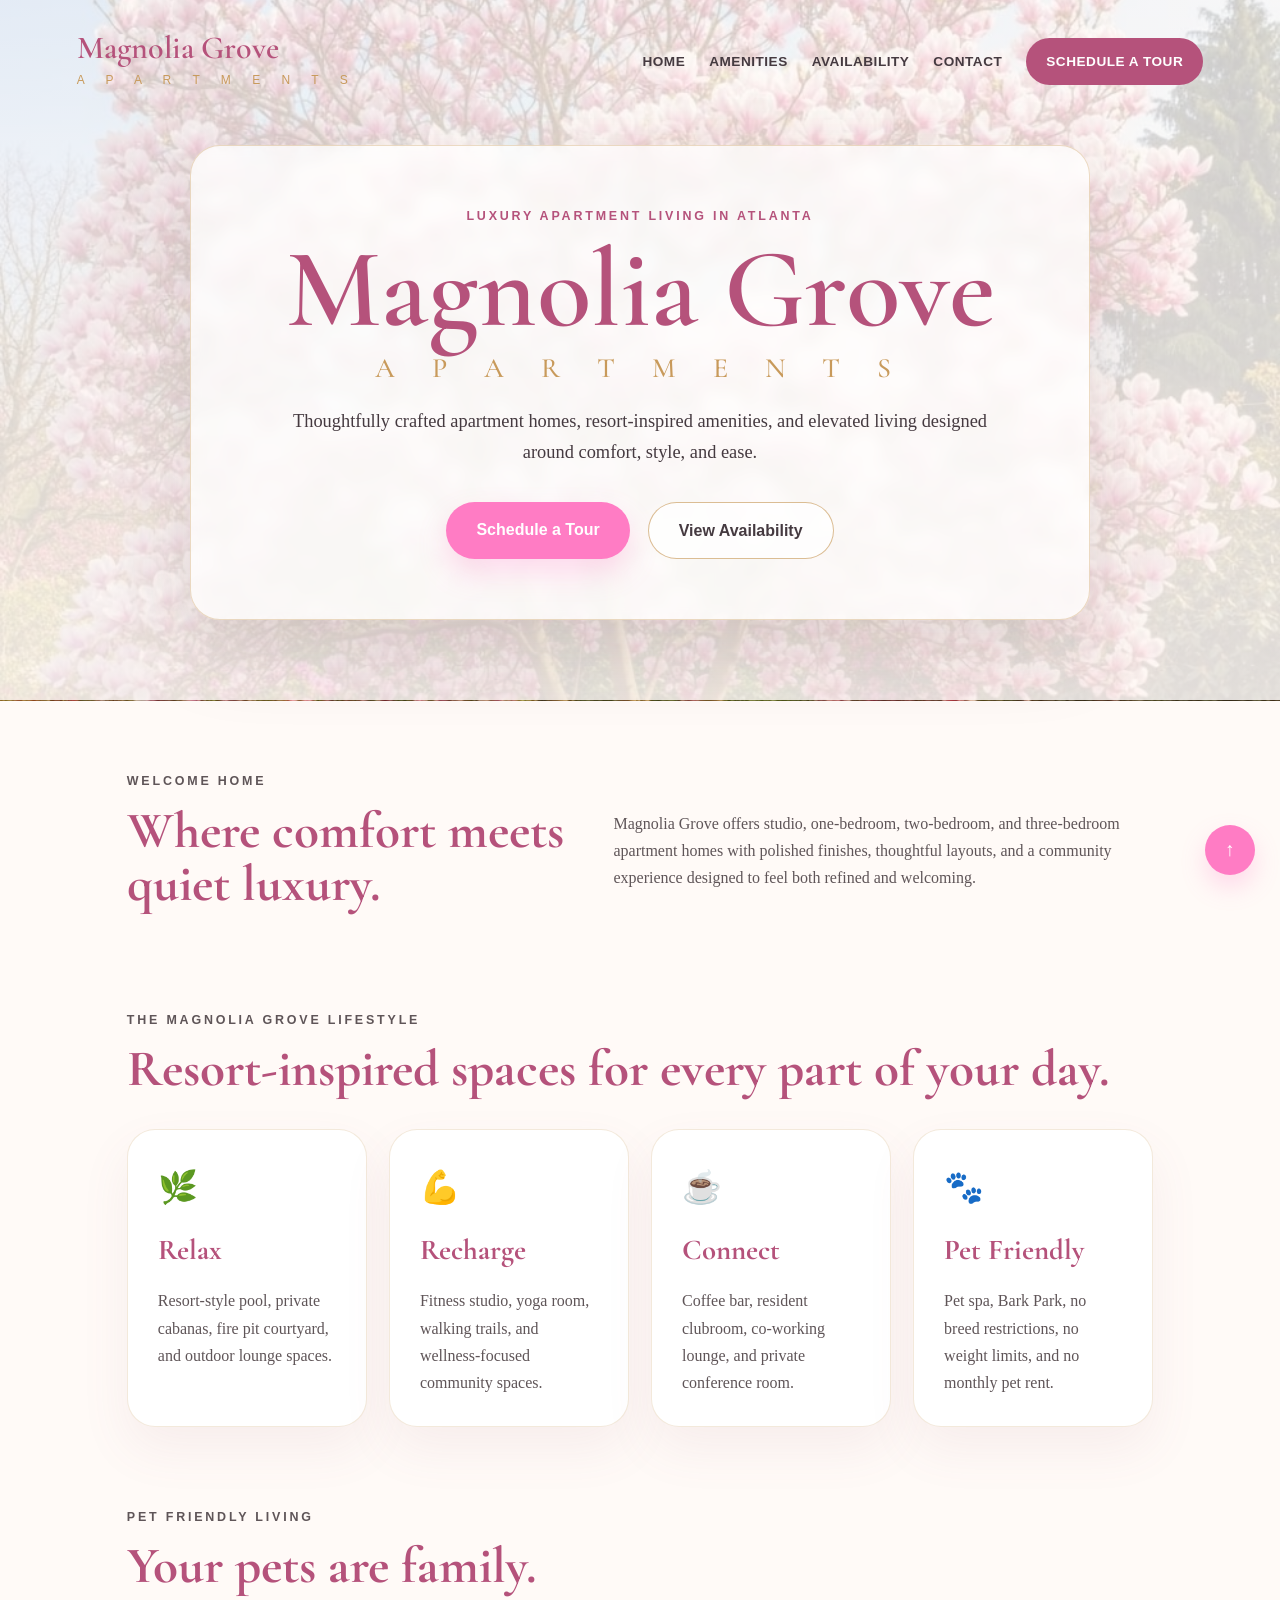
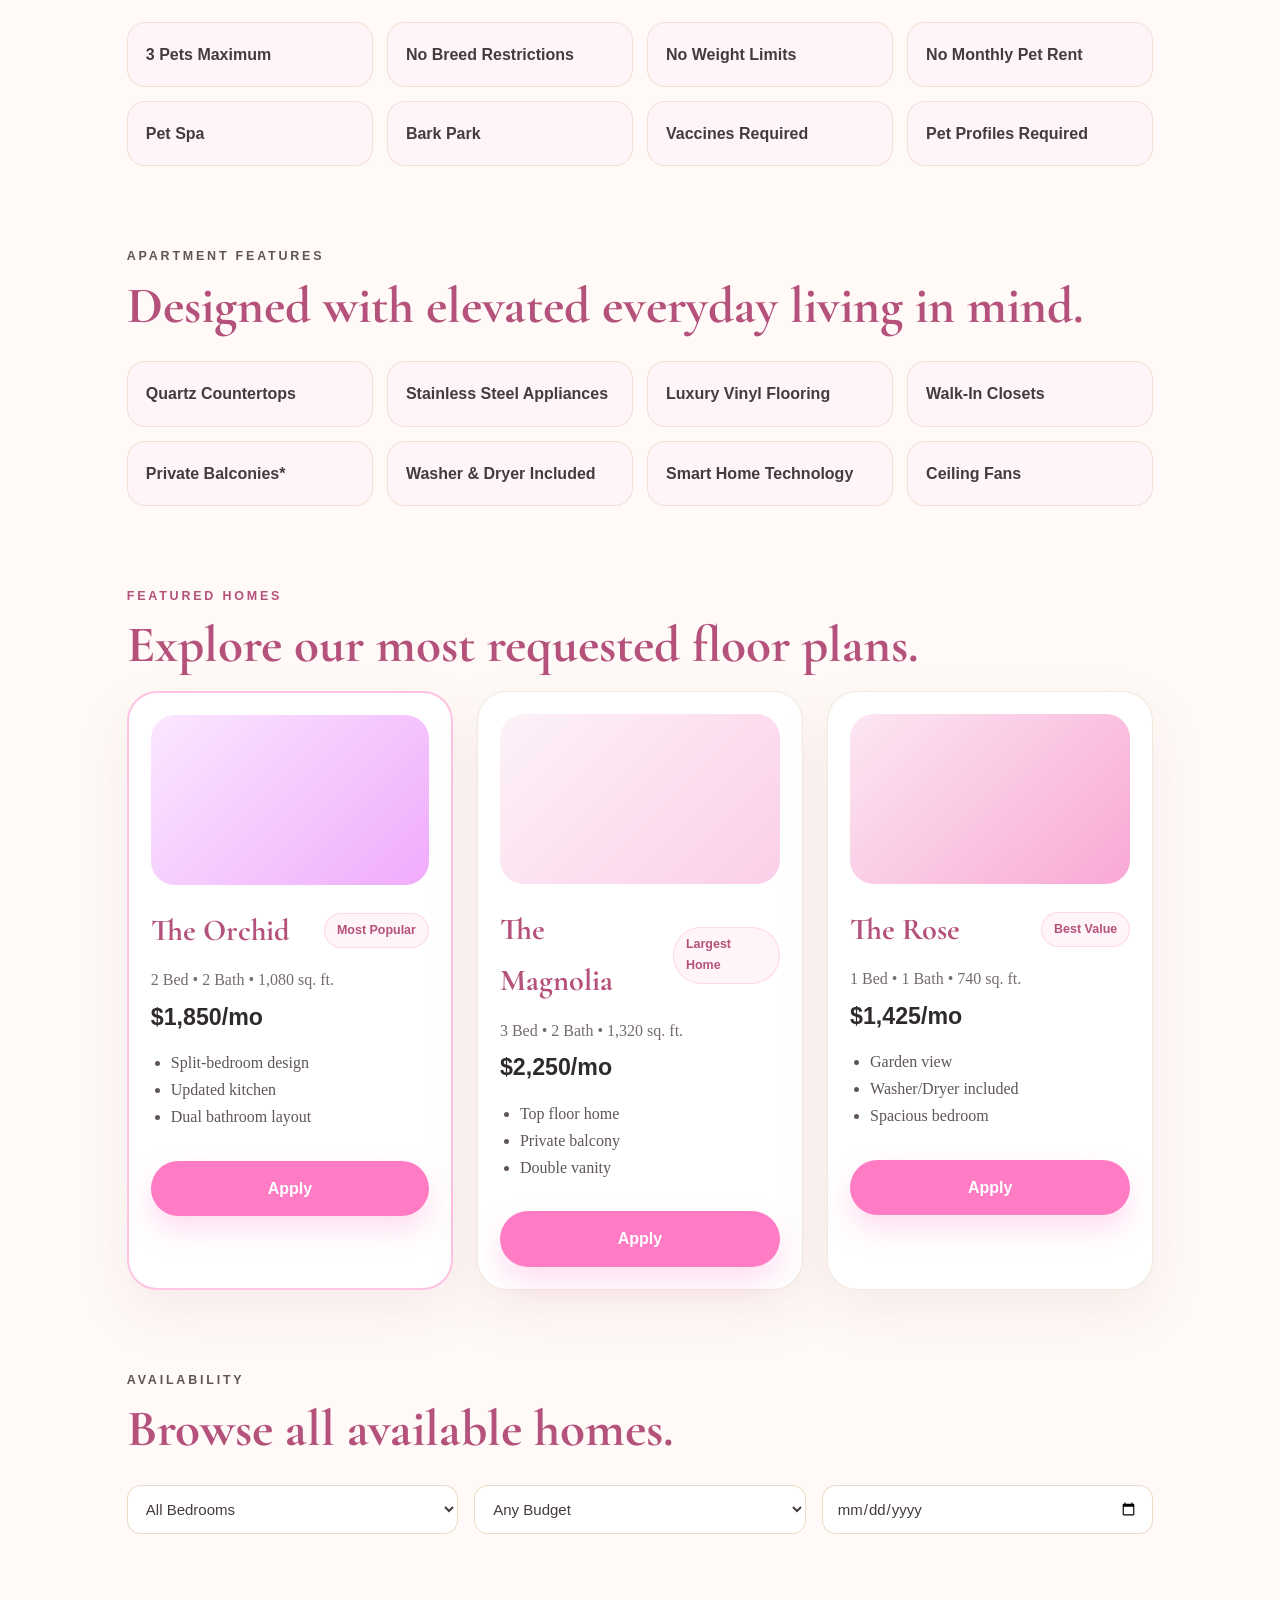
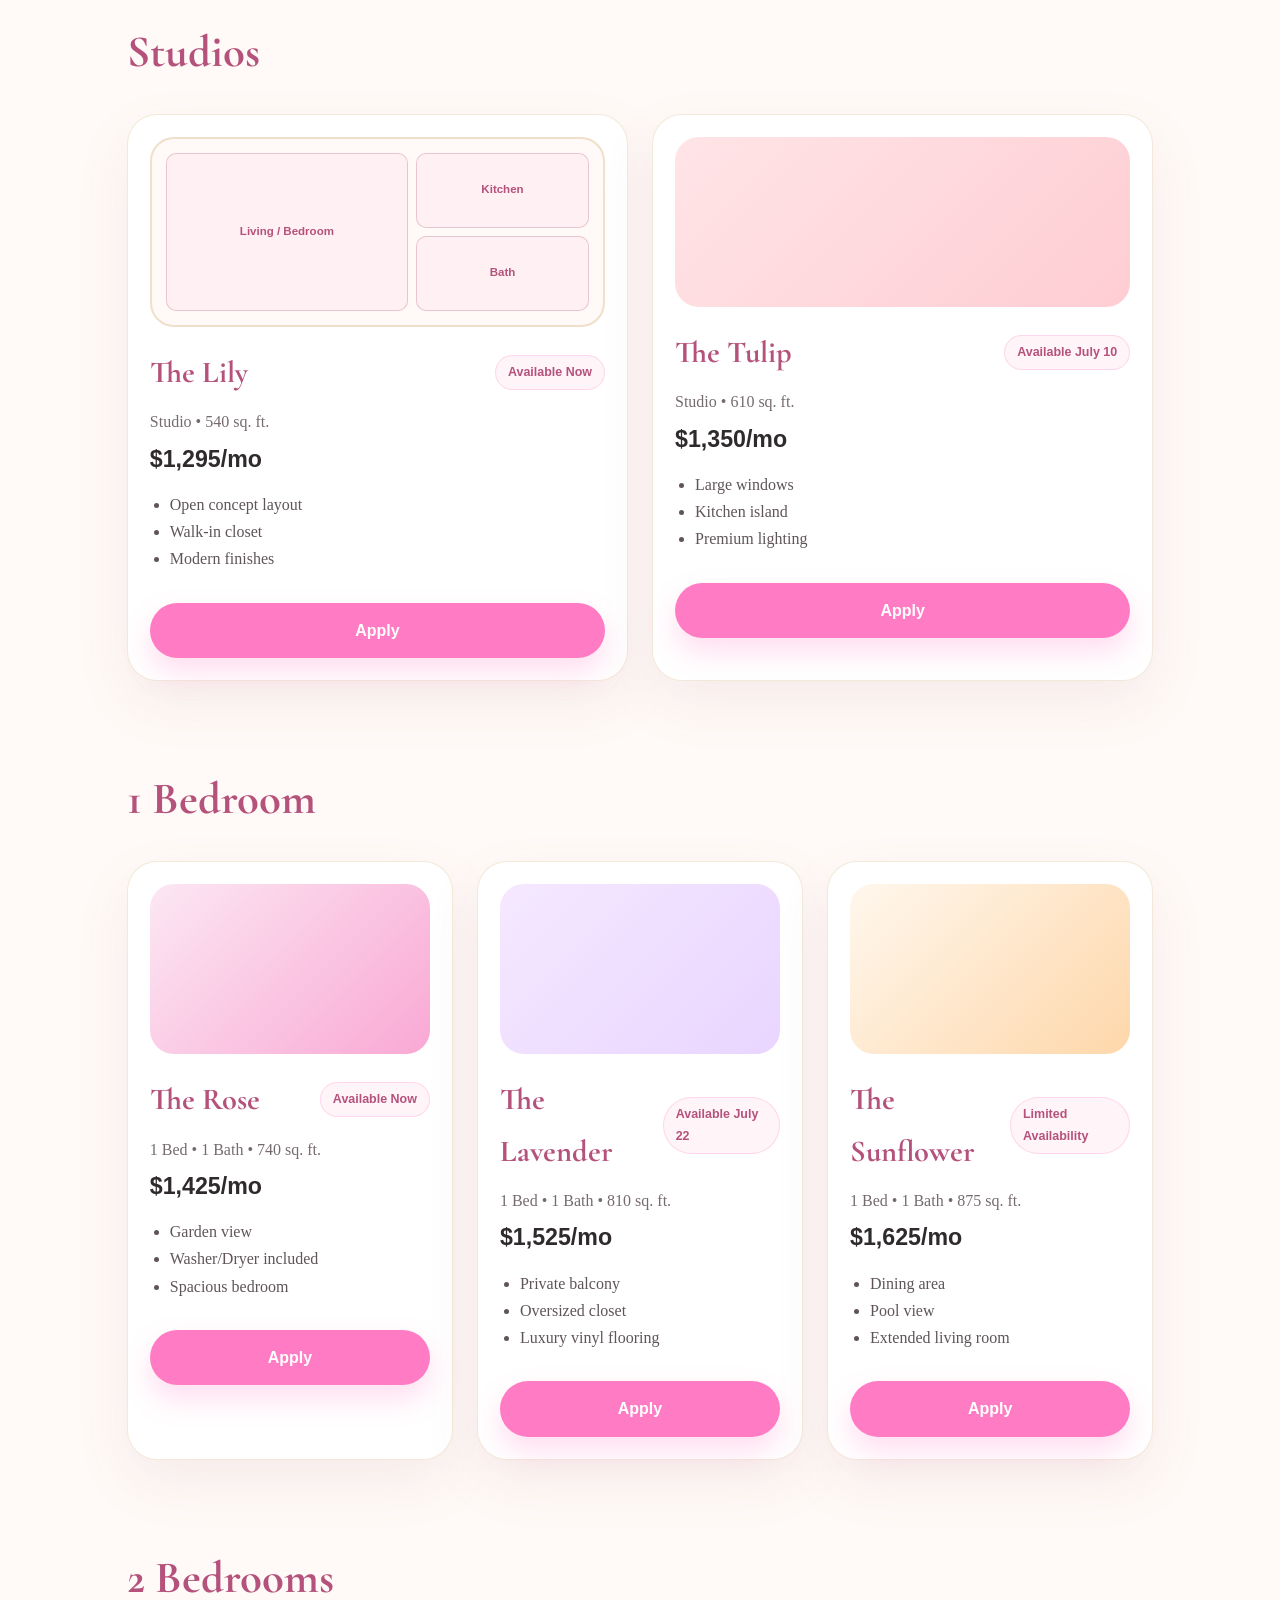
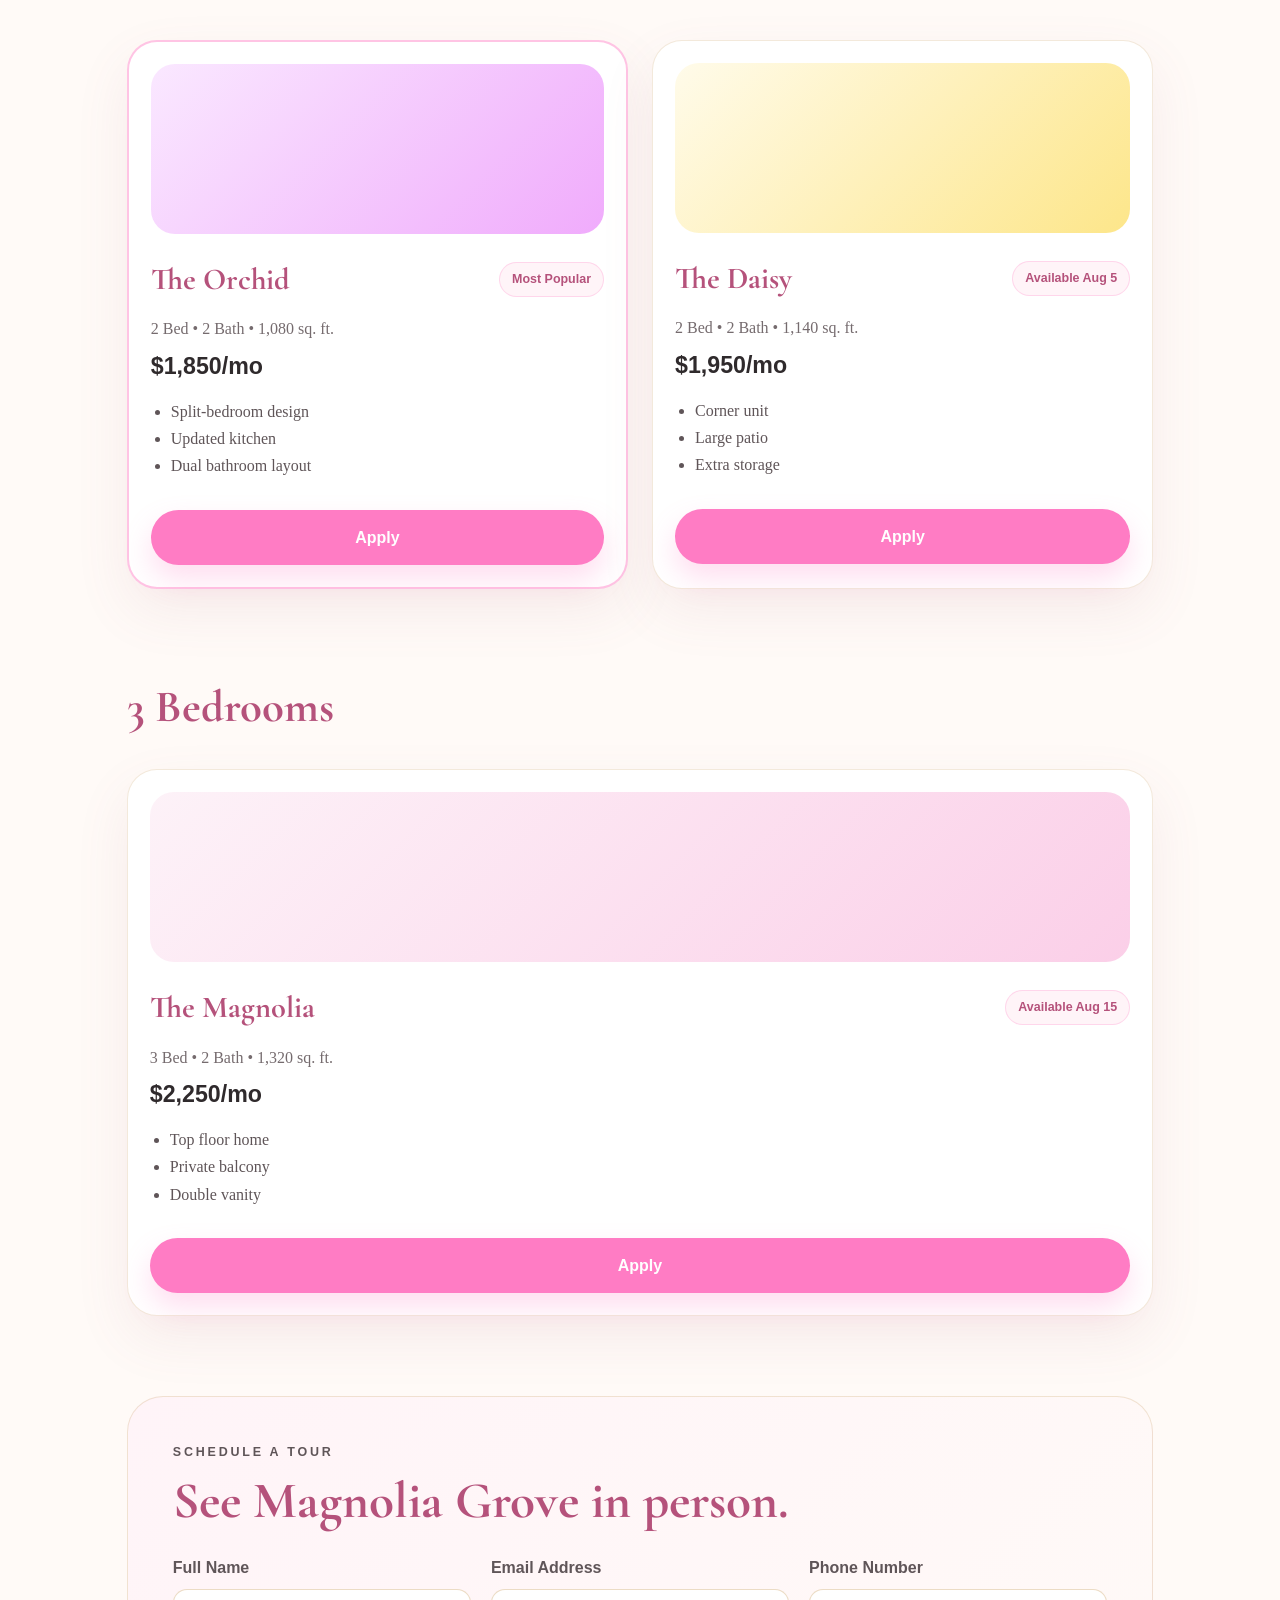
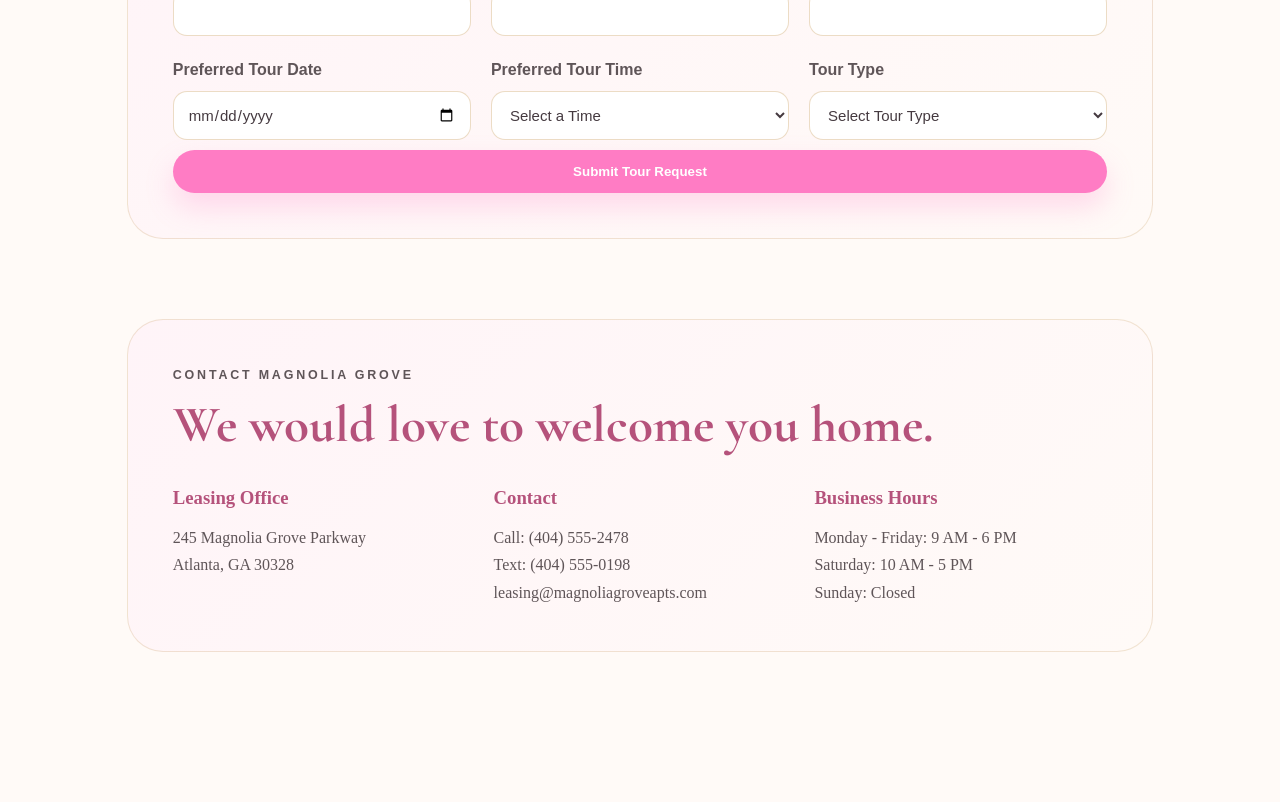
<file: index.html>
<!DOCTYPE html>
<html lang="en">
<head>
  <meta charset="UTF-8" />
  <meta name="viewport" content="width=device-width, initial-scale=1.0" />
  <title>Magnolia Grove Apartments</title>

  <link rel="preconnect" href="https://fonts.googleapis.com">
  <link rel="preconnect" href="https://fonts.gstatic.com" crossorigin>
  <link href="https://fonts.googleapis.com/css2?family=Cormorant+Garamond:wght@400;500;600;700&display=swap" rel="stylesheet">

  <link rel="stylesheet" href="style.css" />
</head>

<body>

<header class="luxury-hero" id="home">
  <nav class="navbar">
    <div class="brand">
      <h2>Magnolia Grove</h2>
      <span>A P A R T M E N T S</span>
    </div>

    <div class="nav-links">
      <a href="#home">Home</a>
      <a href="#lifestyle">Amenities</a>
      <a href="#availability">Availability</a>
      <a href="#contact">Contact</a>
      <a href="#tour" class="nav-button">Schedule a Tour</a>
    </div>
  </nav>

  <section class="hero-inner">
    <p class="eyebrow">Luxury Apartment Living in Atlanta</p>

    <h1 class="community-name">
      Magnolia Grove
      <span>A P A R T M E N T S</span>
    </h1>

    <p class="hero-text">
      Thoughtfully crafted apartment homes, resort-inspired amenities,
      and elevated living designed around comfort, style, and ease.
    </p>

    <div class="hero-actions">
      <a href="#tour" class="primary-btn">Schedule a Tour</a>
      <a href="#availability" class="secondary-btn">View Availability</a>
    </div>
  </section>
</header>

<main>

  <section class="intro-section">
    <div>
      <p class="eyebrow">Welcome Home</p>
      <h2>Where comfort meets quiet luxury.</h2>
    </div>

    <p>
      Magnolia Grove offers studio, one-bedroom, two-bedroom, and three-bedroom
      apartment homes with polished finishes, thoughtful layouts, and a community
      experience designed to feel both refined and welcoming.
    </p>
  </section>

  <section class="lifestyle-section" id="lifestyle">
    <p class="eyebrow">The Magnolia Grove Lifestyle</p>
    <h2>Resort-inspired spaces for every part of your day.</h2>

    <div class="lifestyle-grid">
      <div class="lifestyle-card">
        <span>🌿</span>
        <h3>Relax</h3>
        <p>Resort-style pool, private cabanas, fire pit courtyard, and outdoor lounge spaces.</p>
      </div>

      <div class="lifestyle-card">
        <span>💪</span>
        <h3>Recharge</h3>
        <p>Fitness studio, yoga room, walking trails, and wellness-focused community spaces.</p>
      </div>

      <div class="lifestyle-card">
        <span>☕</span>
        <h3>Connect</h3>
        <p>Coffee bar, resident clubroom, co-working lounge, and private conference room.</p>
      </div>

      <div class="lifestyle-card">
        <span>🐾</span>
        <h3>Pet Friendly</h3>
        <p>Pet spa, Bark Park, no breed restrictions, no weight limits, and no monthly pet rent.</p>
      </div>
    </div>
  </section>

  <section class="features-section">
    <p class="eyebrow">Pet Friendly Living</p>
    <h2>Your pets are family.</h2>

    <div class="feature-grid">
      <div>3 Pets Maximum</div>
      <div>No Breed Restrictions</div>
      <div>No Weight Limits</div>
      <div>No Monthly Pet Rent</div>
      <div>Pet Spa</div>
      <div>Bark Park</div>
      <div>Vaccines Required</div>
      <div>Pet Profiles Required</div>
    </div>
  </section>

  <section class="features-section">
    <p class="eyebrow">Apartment Features</p>
    <h2>Designed with elevated everyday living in mind.</h2>

    <div class="feature-grid">
      <div>Quartz Countertops</div>
      <div>Stainless Steel Appliances</div>
      <div>Luxury Vinyl Flooring</div>
      <div>Walk-In Closets</div>
      <div>Private Balconies*</div>
      <div>Washer & Dryer Included</div>
      <div>Smart Home Technology</div>
      <div>Ceiling Fans</div>
    </div>
  </section>

  <section class="featured-section">
    <p class="eyebrow">Featured Homes</p>
    <h2>Explore our most requested floor plans.</h2>

    <div class="unit-grid featured-grid">
      <div class="unit-card featured" data-bedrooms="2" data-rent="1850" data-available="2026-06-01">
        <div class="unit-image orchid"></div>
        <div class="unit-top">
          <h3>The Orchid</h3>
          <span>Most Popular</span>
        </div>
        <p class="unit-type">2 Bed • 2 Bath • 1,080 sq. ft.</p>
        <p class="rent">$1,850/mo</p>
        <ul>
          <li>Split-bedroom design</li>
          <li>Updated kitchen</li>
          <li>Dual bathroom layout</li>
        </ul>
        <a class="primary-btn full" href="screening.html?unit=The%20Orchid&rent=1850&details=2%20Bed%20%E2%80%A2%202%20Bath%20%E2%80%A2%201080%20sq.%20ft.">Apply</a>
      </div>

      <div class="unit-card" data-bedrooms="3" data-rent="2250" data-available="2026-08-15">
        <div class="unit-image magnolia"></div>
        <div class="unit-top">
          <h3>The Magnolia</h3>
          <span>Largest Home</span>
        </div>
        <p class="unit-type">3 Bed • 2 Bath • 1,320 sq. ft.</p>
        <p class="rent">$2,250/mo</p>
        <ul>
          <li>Top floor home</li>
          <li>Private balcony</li>
          <li>Double vanity</li>
        </ul>
        <a class="primary-btn full" href="screening.html?unit=The%20Magnolia&rent=2250&details=3%20Bed%20%E2%80%A2%202%20Bath%20%E2%80%A2%201320%20sq.%20ft.">Apply</a>
      </div>

      <div class="unit-card" data-bedrooms="1" data-rent="1425" data-available="2026-06-01">
        <div class="unit-image rose"></div>
        <div class="unit-top">
          <h3>The Rose</h3>
          <span>Best Value</span>
        </div>
        <p class="unit-type">1 Bed • 1 Bath • 740 sq. ft.</p>
        <p class="rent">$1,425/mo</p>
        <ul>
          <li>Garden view</li>
          <li>Washer/Dryer included</li>
          <li>Spacious bedroom</li>
        </ul>
        <a class="primary-btn full" href="screening.html?unit=The%20Rose&rent=1425&details=1%20Bed%20%E2%80%A2%201%20Bath%20%E2%80%A2%20740%20sq.%20ft.">Apply</a>
      </div>
    </div>
  </section>

  <section class="availability-section" id="availability">
    <p class="eyebrow">Availability</p>
    <h2>Browse all available homes.</h2>

    <div class="filter-bar">
      <select id="bedroomFilter">
        <option value="all">All Bedrooms</option>
        <option value="studio">Studio</option>
        <option value="1">1 Bedroom</option>
        <option value="2">2 Bedrooms</option>
        <option value="3">3 Bedrooms</option>
      </select>

      <select id="budgetFilter">
        <option value="all">Any Budget</option>
        <option value="1400">Under $1,400</option>
        <option value="1600">Under $1,600</option>
        <option value="2000">Under $2,000</option>
        <option value="2500">Under $2,500</option>
      </select>

      <input type="date" id="moveInFilter">
    </div>
  </section>

  <section class="floorplan-section">
    <h2>Studios</h2>
    <div class="unit-grid">

      <div class="unit-card" data-bedrooms="studio" data-rent="1295" data-available="2026-06-01">
      <div class="floorplan-visual studio-layout">
  <div class="main-room">Living / Bedroom</div>
  <div>Kitchen</div>
  <div>Bath</div>
</div>
        <div class="unit-top">
          <h3>The Lily</h3>
          <span>Available Now</span>
        </div>
        <p class="unit-type">Studio • 540 sq. ft.</p>
        <p class="rent">$1,295/mo</p>
        <ul>
          <li>Open concept layout</li>
          <li>Walk-in closet</li>
          <li>Modern finishes</li>
        </ul>
        <a class="primary-btn full" href="screening.html?unit=The%20Lily&rent=1295&details=Studio%20%E2%80%A2%20540%20sq.%20ft.">Apply</a>
      </div>

      <div class="unit-card" data-bedrooms="studio" data-rent="1350" data-available="2026-07-10">
        <div class="unit-image tulip"></div>
        <div class="unit-top">
          <h3>The Tulip</h3>
          <span>Available July 10</span>
        </div>
        <p class="unit-type">Studio • 610 sq. ft.</p>
        <p class="rent">$1,350/mo</p>
        <ul>
          <li>Large windows</li>
          <li>Kitchen island</li>
          <li>Premium lighting</li>
        </ul>
        <a class="primary-btn full" href="screening.html?unit=The%20Tulip&rent=1350&details=Studio%20%E2%80%A2%20610%20sq.%20ft.">Apply</a>
      </div>

    </div>
  </section>

  <section class="floorplan-section">
    <h2>1 Bedroom</h2>
    <div class="unit-grid">

      <div class="unit-card" data-bedrooms="1" data-rent="1425" data-available="2026-06-01">
        <div class="unit-image rose"></div>
        <div class="unit-top">
          <h3>The Rose</h3>
          <span>Available Now</span>
        </div>
        <p class="unit-type">1 Bed • 1 Bath • 740 sq. ft.</p>
        <p class="rent">$1,425/mo</p>
        <ul>
          <li>Garden view</li>
          <li>Washer/Dryer included</li>
          <li>Spacious bedroom</li>
        </ul>
        <a class="primary-btn full" href="screening.html?unit=The%20Rose&rent=1425&details=1%20Bed%20%E2%80%A2%201%20Bath%20%E2%80%A2%20740%20sq.%20ft.">Apply</a>
      </div>

      <div class="unit-card" data-bedrooms="1" data-rent="1525" data-available="2026-07-22">
        <div class="unit-image lavender"></div>
        <div class="unit-top">
          <h3>The Lavender</h3>
          <span>Available July 22</span>
        </div>
        <p class="unit-type">1 Bed • 1 Bath • 810 sq. ft.</p>
        <p class="rent">$1,525/mo</p>
        <ul>
          <li>Private balcony</li>
          <li>Oversized closet</li>
          <li>Luxury vinyl flooring</li>
        </ul>
        <a class="primary-btn full" href="screening.html?unit=The%20Lavender&rent=1525&details=1%20Bed%20%E2%80%A2%201%20Bath%20%E2%80%A2%20810%20sq.%20ft.">Apply</a>
      </div>

      <div class="unit-card" data-bedrooms="1" data-rent="1625" data-available="2026-06-15">
        <div class="unit-image sunflower"></div>
        <div class="unit-top">
          <h3>The Sunflower</h3>
          <span>Limited Availability</span>
        </div>
        <p class="unit-type">1 Bed • 1 Bath • 875 sq. ft.</p>
        <p class="rent">$1,625/mo</p>
        <ul>
          <li>Dining area</li>
          <li>Pool view</li>
          <li>Extended living room</li>
        </ul>
        <a class="primary-btn full" href="screening.html?unit=The%20Sunflower&rent=1625&details=1%20Bed%20%E2%80%A2%201%20Bath%20%E2%80%A2%20875%20sq.%20ft.">Apply</a>
      </div>

    </div>
  </section>

  <section class="floorplan-section">
    <h2>2 Bedrooms</h2>
    <div class="unit-grid">

      <div class="unit-card featured" data-bedrooms="2" data-rent="1850" data-available="2026-06-01">
        <div class="unit-image orchid"></div>
        <div class="unit-top">
          <h3>The Orchid</h3>
          <span>Most Popular</span>
        </div>
        <p class="unit-type">2 Bed • 2 Bath • 1,080 sq. ft.</p>
        <p class="rent">$1,850/mo</p>
        <ul>
          <li>Split-bedroom design</li>
          <li>Updated kitchen</li>
          <li>Dual bathroom layout</li>
        </ul>
        <a class="primary-btn full" href="screening.html?unit=The%20Orchid&rent=1850&details=2%20Bed%20%E2%80%A2%202%20Bath%20%E2%80%A2%201080%20sq.%20ft.">Apply</a>
      </div>

      <div class="unit-card" data-bedrooms="2" data-rent="1950" data-available="2026-08-05">
        <div class="unit-image daisy"></div>
        <div class="unit-top">
          <h3>The Daisy</h3>
          <span>Available Aug 5</span>
        </div>
        <p class="unit-type">2 Bed • 2 Bath • 1,140 sq. ft.</p>
        <p class="rent">$1,950/mo</p>
        <ul>
          <li>Corner unit</li>
          <li>Large patio</li>
          <li>Extra storage</li>
        </ul>
        <a class="primary-btn full" href="screening.html?unit=The%20Daisy&rent=1950&details=2%20Bed%20%E2%80%A2%202%20Bath%20%E2%80%A2%201140%20sq.%20ft.">Apply</a>
      </div>

    </div>
  </section>

  <section class="floorplan-section">
    <h2>3 Bedrooms</h2>
    <div class="unit-grid">

      <div class="unit-card" data-bedrooms="3" data-rent="2250" data-available="2026-08-15">
        <div class="unit-image magnolia"></div>
        <div class="unit-top">
          <h3>The Magnolia</h3>
          <span>Available Aug 15</span>
        </div>
        <p class="unit-type">3 Bed • 2 Bath • 1,320 sq. ft.</p>
        <p class="rent">$2,250/mo</p>
        <ul>
          <li>Top floor home</li>
          <li>Private balcony</li>
          <li>Double vanity</li>
        </ul>
        <a class="primary-btn full" href="screening.html?unit=The%20Magnolia&rent=2250&details=3%20Bed%20%E2%80%A2%202%20Bath%20%E2%80%A2%201320%20sq.%20ft.">Apply</a>
      </div>

    </div>
  </section>

  <section class="tour-section" id="tour">
    <p class="eyebrow">Schedule a Tour</p>
    <h2>See Magnolia Grove in person.</h2>

    <form class="tour-form">
      <div class="form-grid">
        <div>
          <label>Full Name</label>
          <input type="text" required>
        </div>

        <div>
          <label>Email Address</label>
          <input type="email" required>
        </div>

        <div>
          <label>Phone Number</label>
          <input type="tel" required>
        </div>

        <div>
          <label>Preferred Tour Date</label>
          <input type="date" required>
        </div>

        <div>
          <label>Preferred Tour Time</label>
          <select required>
            <option value="">Select a Time</option>
            <option>9:00 AM</option>
            <option>10:00 AM</option>
            <option>11:00 AM</option>
            <option>1:00 PM</option>
            <option>2:00 PM</option>
            <option>3:00 PM</option>
            <option>4:00 PM</option>
          </select>
        </div>

        <div>
          <label>Tour Type</label>
          <select required>
            <option value="">Select Tour Type</option>
            <option>In-Person Tour</option>
            <option>Virtual Tour</option>
          </select>
        </div>
      </div>

      <button type="submit" class="primary-btn full">Submit Tour Request</button>
    </form>
  </section>

  <footer class="footer" id="contact">
    <div>
      <p class="eyebrow">Contact Magnolia Grove</p>
      <h2>We would love to welcome you home.</h2>
    </div>

    <div class="footer-grid">
      <div>
        <h3>Leasing Office</h3>
        <p>245 Magnolia Grove Parkway</p>
        <p>Atlanta, GA 30328</p>
      </div>

      <div>
        <h3>Contact</h3>
        <p>Call: (404) 555-2478</p>
        <p>Text: (404) 555-0198</p>
        <p>leasing@magnoliagroveapts.com</p>
      </div>

      <div>
        <h3>Business Hours</h3>
        <p>Monday - Friday: 9 AM - 6 PM</p>
        <p>Saturday: 10 AM - 5 PM</p>
        <p>Sunday: Closed</p>
      </div>
    </div>
  </footer>

</main>

<a href="#home" class="back-top">↑</a>

<script>
  const bedroomFilter = document.getElementById("bedroomFilter");
  const budgetFilter = document.getElementById("budgetFilter");
  const moveInFilter = document.getElementById("moveInFilter");
  const units = document.querySelectorAll(".floorplan-section .unit-card");

  function filterUnits() {
    const bedroomValue = bedroomFilter.value;
    const budgetValue = budgetFilter.value;
    const moveInValue = moveInFilter.value;

    units.forEach(unit => {
      const bedrooms = unit.dataset.bedrooms;
      const rent = Number(unit.dataset.rent);
      const availableDate = unit.dataset.available;

      const bedroomMatch = bedroomValue === "all" || bedrooms === bedroomValue;
      const budgetMatch = budgetValue === "all" || rent <= Number(budgetValue);
      const moveInMatch = !moveInValue || availableDate <= moveInValue;

      unit.style.display = bedroomMatch && budgetMatch && moveInMatch ? "block" : "none";
    });
  }

  bedroomFilter.addEventListener("change", filterUnits);
  budgetFilter.addEventListener("change", filterUnits);
  moveInFilter.addEventListener("change", filterUnits);
</script>

</body>
</html>
</file>
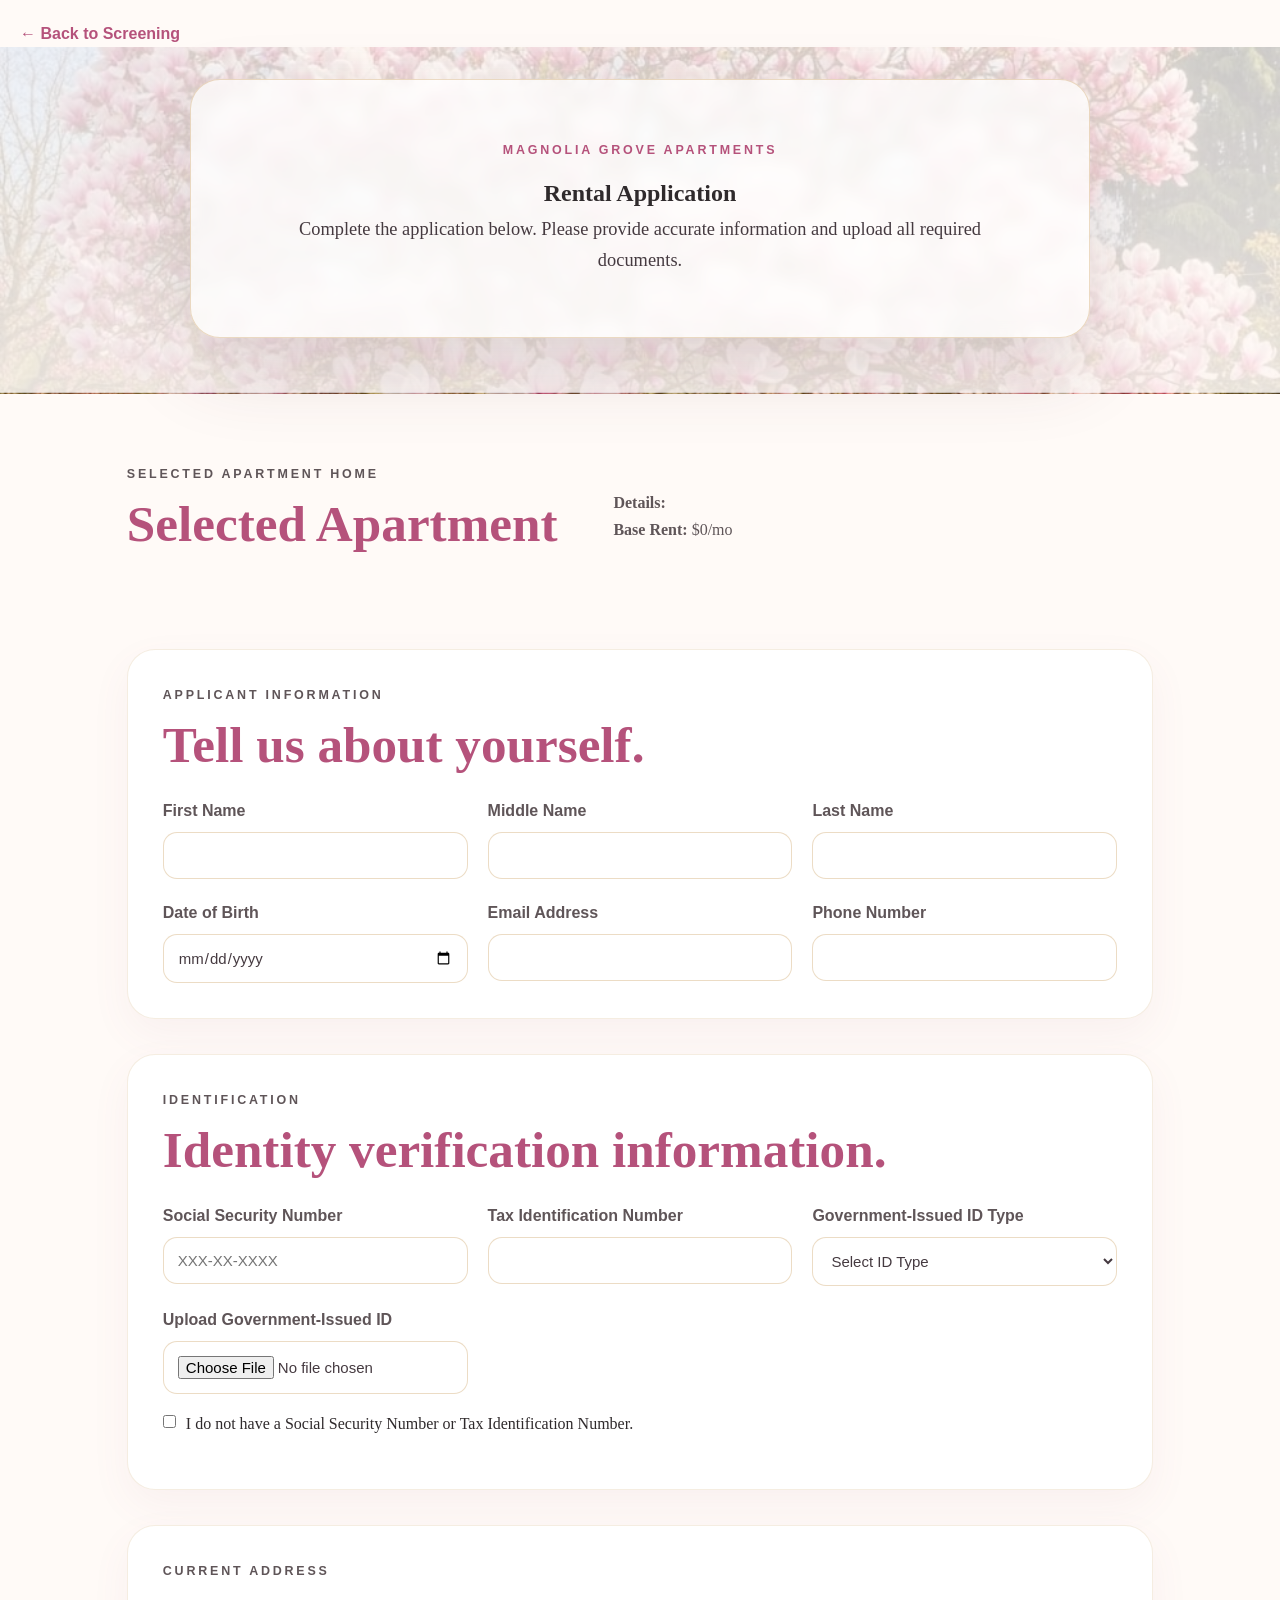
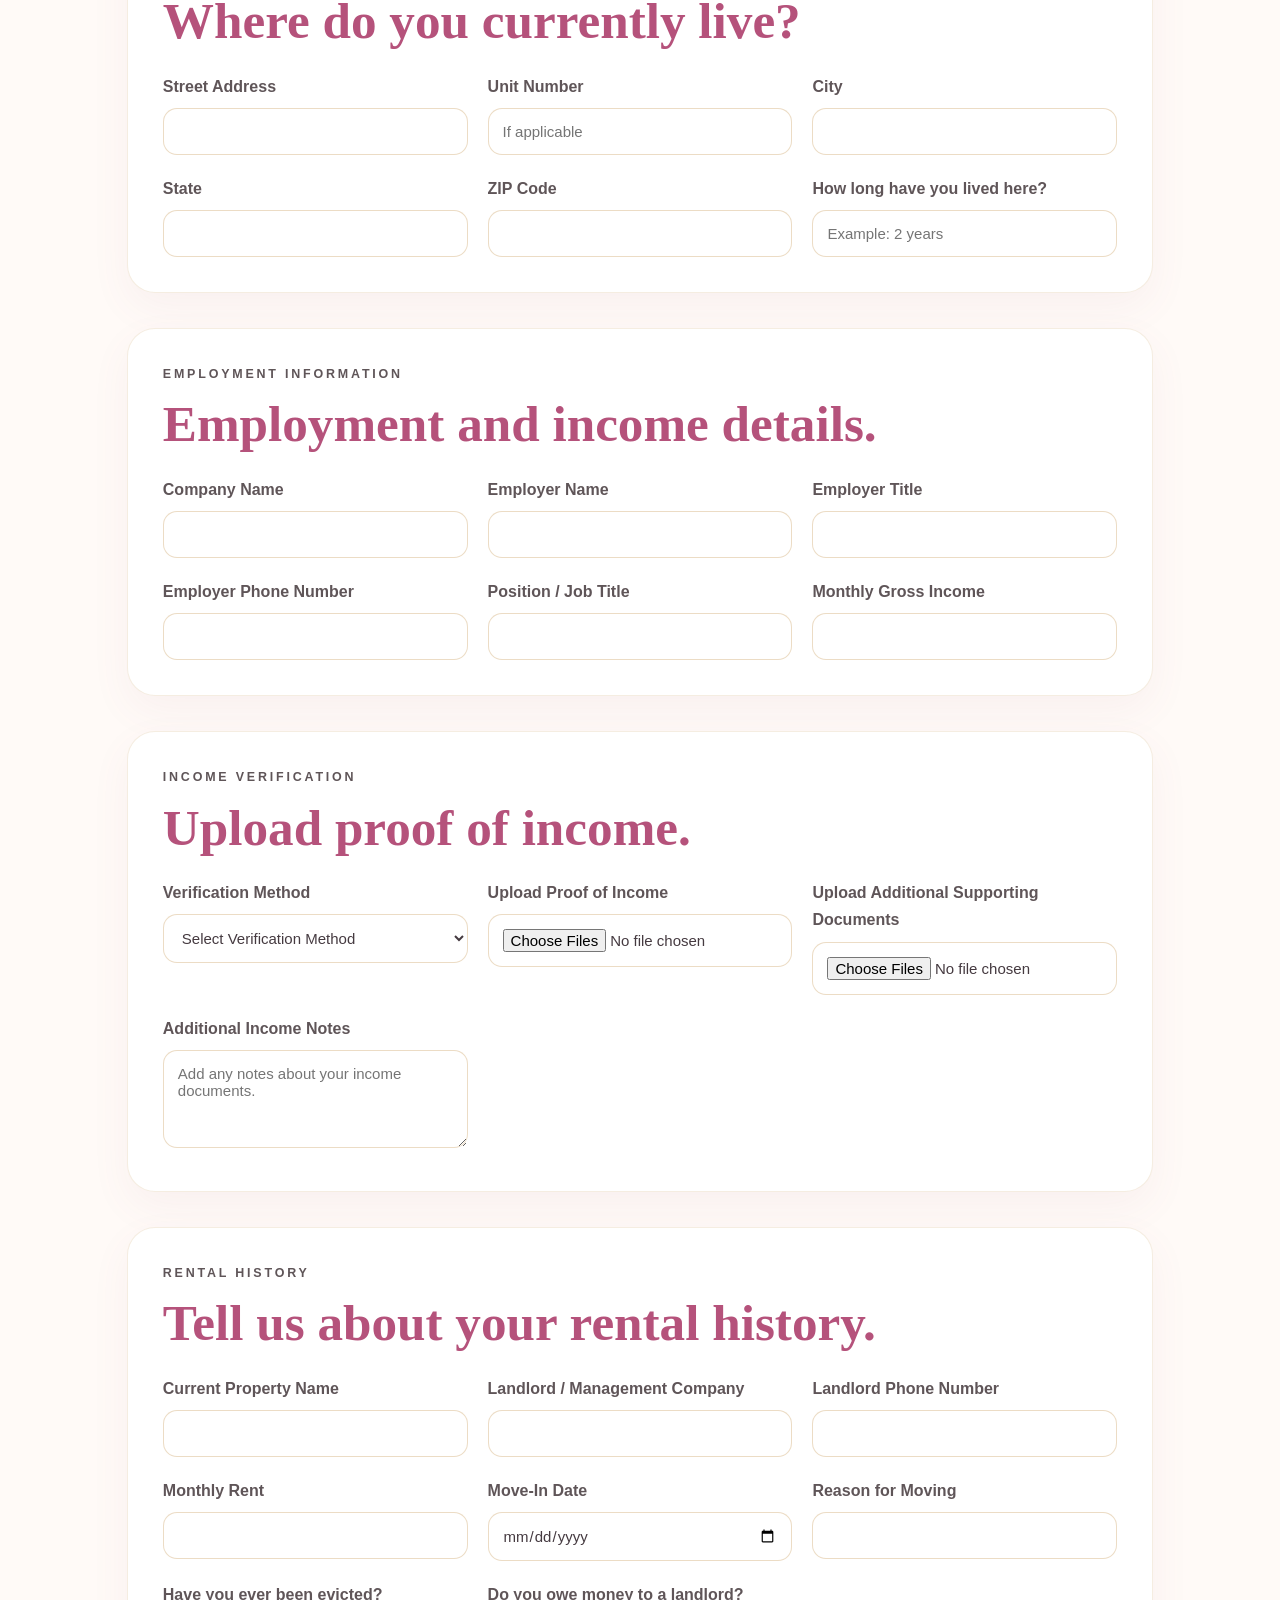
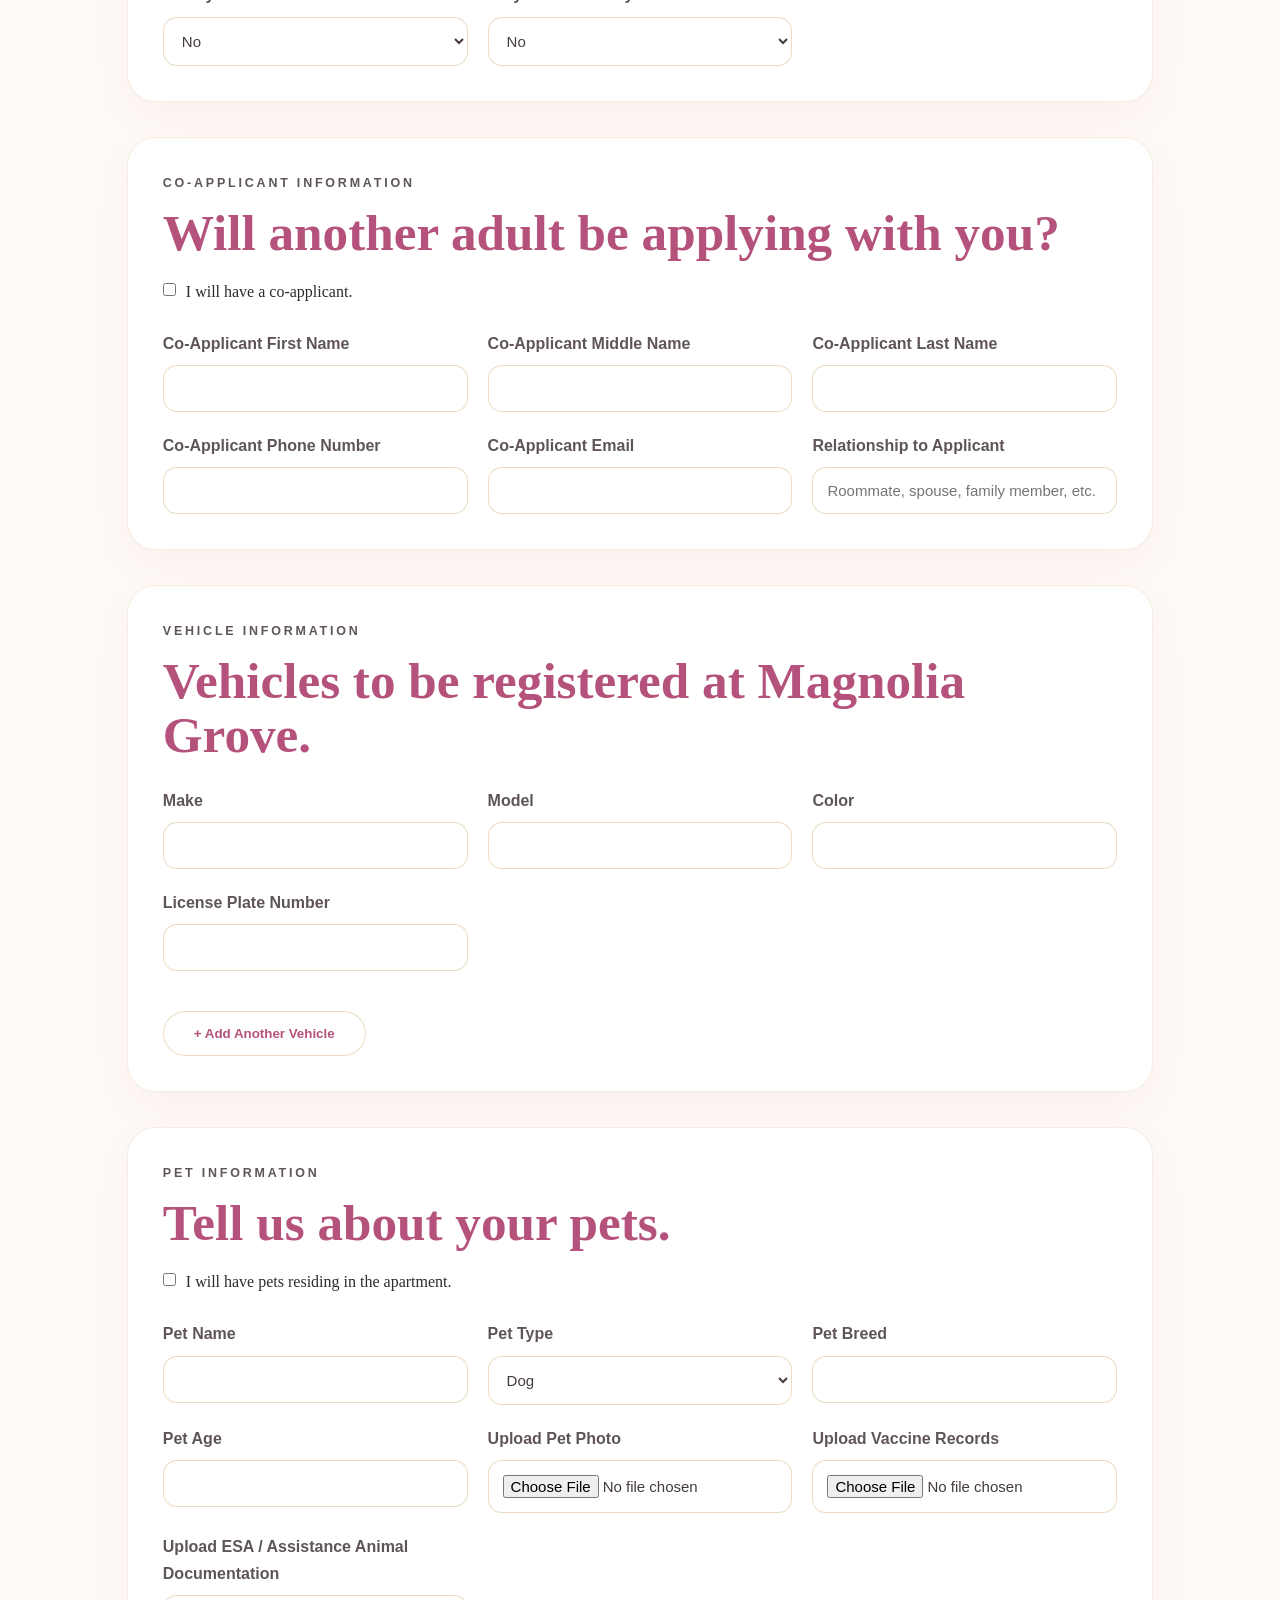
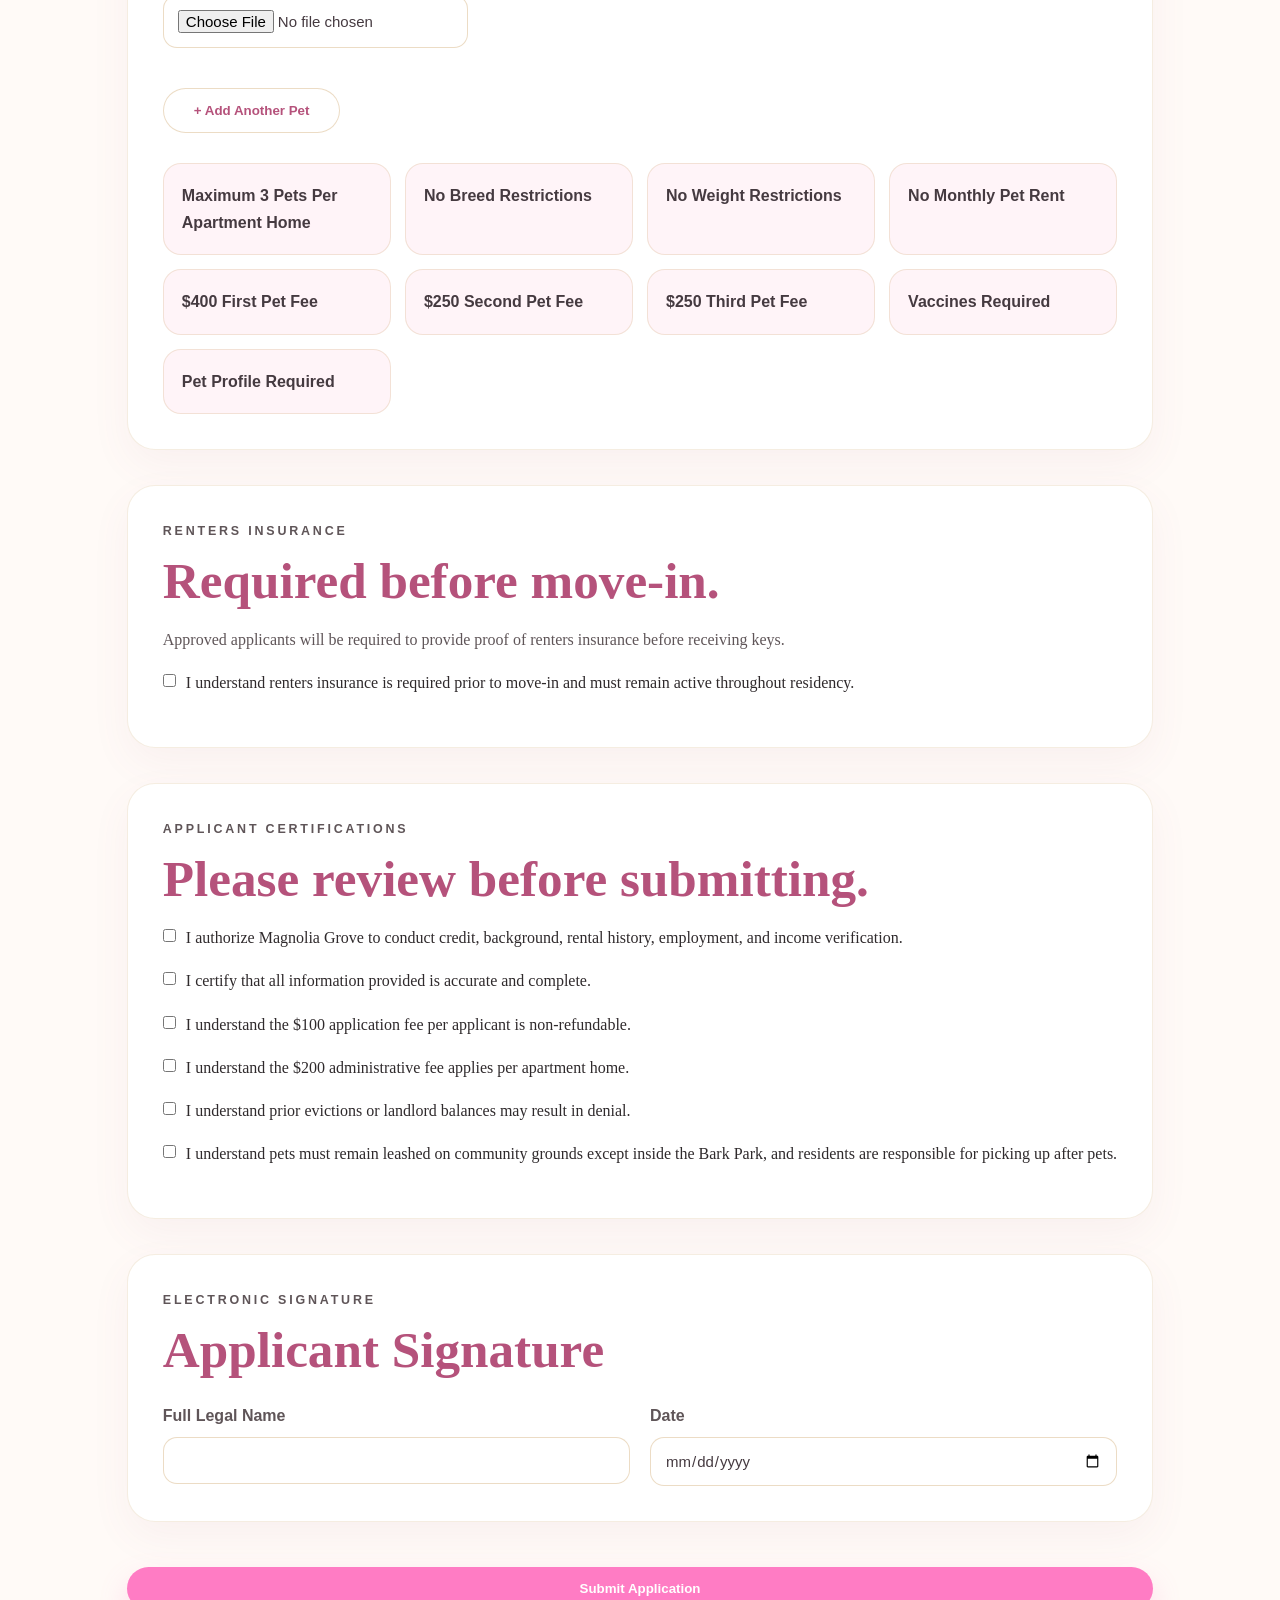
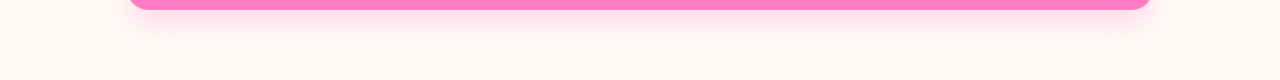
<file: application.html>
<!DOCTYPE html>
<html lang="en">
<head>
  <meta charset="UTF-8" />
  <meta name="viewport" content="width=device-width, initial-scale=1.0" />
  <title>Rental Application | Magnolia Grove</title>
  <link rel="stylesheet" href="style.css" />
</head>
<body>

<a id="backToScreening" href="screening.html" class="back-link">← Back to Screening</a>

<header class="luxury-hero screening-hero">
  <section class="hero-inner">
    <p class="eyebrow">Magnolia Grove Apartments</p>
    <h1>Rental Application</h1>
    <p class="hero-text">
      Complete the application below. Please provide accurate information and upload all required documents.
    </p>
  </section>
</header>

<main>

  <form class="application-form" onsubmit="showThankYou(event)">

    <section class="intro-section">
      <div>
        <p class="eyebrow">Selected Apartment Home</p>
        <h2><span id="unit"></span></h2>
      </div>

      <p>
        <strong>Details:</strong> <span id="details"></span><br>
        <strong>Base Rent:</strong> $<span id="rent"></span>/mo
      </p>
    </section>

    <section class="features-section">
      <p class="eyebrow">Applicant Information</p>
      <h2>Tell us about yourself.</h2>

      <div class="form-grid">
        <div>
          <label>First Name</label>
          <input type="text" required>
        </div>

        <div>
          <label>Middle Name</label>
          <input type="text">
        </div>

        <div>
          <label>Last Name</label>
          <input type="text" required>
        </div>

        <div>
          <label>Date of Birth</label>
          <input type="date" required>
        </div>

        <div>
          <label>Email Address</label>
          <input type="email" required>
        </div>

        <div>
          <label>Phone Number</label>
          <input type="tel" required>
        </div>
      </div>
    </section>

    <section class="features-section">
      <p class="eyebrow">Identification</p>
      <h2>Identity verification information.</h2>

      <div class="form-grid">
        <div>
          <label>Social Security Number</label>
          <input type="text" placeholder="XXX-XX-XXXX">
        </div>

        <div>
          <label>Tax Identification Number</label>
          <input type="text">
        </div>

        <div>
          <label>Government-Issued ID Type</label>
          <select required>
            <option value="">Select ID Type</option>
            <option>Driver's License</option>
            <option>State ID</option>
            <option>Passport</option>
            <option>Military ID</option>
            <option>Permanent Resident Card</option>
          </select>
        </div>

        <div>
          <label>Upload Government-Issued ID</label>
          <input type="file" required>
        </div>
      </div>

      <label class="checkbox-label">
        <input type="checkbox">
        I do not have a Social Security Number or Tax Identification Number.
      </label>
    </section>

    <section class="features-section">
      <p class="eyebrow">Current Address</p>
      <h2>Where do you currently live?</h2>

      <div class="form-grid">
        <div>
          <label>Street Address</label>
          <input type="text" required>
        </div>

        <div>
          <label>Unit Number</label>
          <input type="text" placeholder="If applicable">
        </div>

        <div>
          <label>City</label>
          <input type="text" required>
        </div>

        <div>
          <label>State</label>
          <input type="text" required>
        </div>

        <div>
          <label>ZIP Code</label>
          <input type="text" required>
        </div>

        <div>
          <label>How long have you lived here?</label>
          <input type="text" placeholder="Example: 2 years">
        </div>
      </div>
    </section>

    <section class="features-section">
      <p class="eyebrow">Employment Information</p>
      <h2>Employment and income details.</h2>

      <div class="form-grid">
        <div>
          <label>Company Name</label>
          <input type="text" required>
        </div>

        <div>
          <label>Employer Name</label>
          <input type="text" required>
        </div>

        <div>
          <label>Employer Title</label>
          <input type="text">
        </div>

        <div>
          <label>Employer Phone Number</label>
          <input type="tel" required>
        </div>

        <div>
          <label>Position / Job Title</label>
          <input type="text" required>
        </div>

        <div>
          <label>Monthly Gross Income</label>
          <input type="number" required>
        </div>
      </div>
    </section>

    <section class="features-section">
      <p class="eyebrow">Income Verification</p>
      <h2>Upload proof of income.</h2>

      <div class="form-grid">
        <div>
          <label>Verification Method</label>
          <select required>
            <option value="">Select Verification Method</option>
            <option>Pay Stubs</option>
            <option>Bank Statements</option>
            <option>Offer Letter</option>
            <option>Employment Verification Letter</option>
            <option>Tax Returns</option>
            <option>Self-Employment Documentation</option>
            <option>Retirement Income Documentation</option>
            <option>Other Supporting Documentation</option>
          </select>
        </div>

        <div>
          <label>Upload Proof of Income</label>
          <input type="file" multiple required>
        </div>

        <div>
          <label>Upload Additional Supporting Documents</label>
          <input type="file" multiple>
        </div>

        <div>
          <label>Additional Income Notes</label>
          <textarea rows="4" placeholder="Add any notes about your income documents."></textarea>
        </div>
      </div>
    </section>

    <section class="features-section">
      <p class="eyebrow">Rental History</p>
      <h2>Tell us about your rental history.</h2>

      <div class="form-grid">
        <div>
          <label>Current Property Name</label>
          <input type="text">
        </div>

        <div>
          <label>Landlord / Management Company</label>
          <input type="text">
        </div>

        <div>
          <label>Landlord Phone Number</label>
          <input type="tel">
        </div>

        <div>
          <label>Monthly Rent</label>
          <input type="number">
        </div>

        <div>
          <label>Move-In Date</label>
          <input type="date">
        </div>

        <div>
          <label>Reason for Moving</label>
          <input type="text">
        </div>

        <div>
          <label>Have you ever been evicted?</label>
          <select>
            <option>No</option>
            <option>Yes</option>
          </select>
        </div>

        <div>
          <label>Do you owe money to a landlord?</label>
          <select>
            <option>No</option>
            <option>Yes</option>
          </select>
        </div>
      </div>
    </section>

    <section class="features-section">
      <p class="eyebrow">Co-Applicant Information</p>
      <h2>Will another adult be applying with you?</h2>

      <label class="checkbox-label">
        <input type="checkbox">
        I will have a co-applicant.
      </label>

      <div class="form-grid">
        <div>
          <label>Co-Applicant First Name</label>
          <input type="text">
        </div>

        <div>
          <label>Co-Applicant Middle Name</label>
          <input type="text">
        </div>

        <div>
          <label>Co-Applicant Last Name</label>
          <input type="text">
        </div>

        <div>
          <label>Co-Applicant Phone Number</label>
          <input type="tel">
        </div>

        <div>
          <label>Co-Applicant Email</label>
          <input type="email">
        </div>

        <div>
          <label>Relationship to Applicant</label>
          <input type="text" placeholder="Roommate, spouse, family member, etc.">
        </div>
      </div>
    </section>

    <section class="features-section">
      <p class="eyebrow">Vehicle Information</p>
      <h2>Vehicles to be registered at Magnolia Grove.</h2>

      <div id="vehicleContainer">
        <div class="form-grid entry-group">
          <div>
            <label>Make</label>
            <input type="text">
          </div>

          <div>
            <label>Model</label>
            <input type="text">
          </div>

          <div>
            <label>Color</label>
            <input type="text">
          </div>

          <div>
            <label>License Plate Number</label>
            <input type="text">
          </div>
        </div>
      </div>

      <button type="button" class="secondary-action" onclick="addVehicle()">
        + Add Another Vehicle
      </button>
    </section>

    <section class="features-section">
      <p class="eyebrow">Pet Information</p>
      <h2>Tell us about your pets.</h2>

      <label class="checkbox-label">
        <input type="checkbox">
        I will have pets residing in the apartment.
      </label>

      <div id="petContainer">
        <div class="form-grid entry-group">
          <div>
            <label>Pet Name</label>
            <input type="text">
          </div>

          <div>
            <label>Pet Type</label>
            <select>
              <option>Dog</option>
              <option>Cat</option>
              <option>Other</option>
            </select>
          </div>

          <div>
            <label>Pet Breed</label>
            <input type="text">
          </div>

          <div>
            <label>Pet Age</label>
            <input type="text">
          </div>

          <div>
            <label>Upload Pet Photo</label>
            <input type="file">
          </div>

          <div>
            <label>Upload Vaccine Records</label>
            <input type="file">
          </div>

          <div>
            <label>Upload ESA / Assistance Animal Documentation</label>
            <input type="file">
          </div>
        </div>
      </div>

      <button type="button" class="secondary-action" onclick="addPet()">
        + Add Another Pet
      </button>

      <div class="feature-grid pet-policy-grid">
        <div>Maximum 3 Pets Per Apartment Home</div>
        <div>No Breed Restrictions</div>
        <div>No Weight Restrictions</div>
        <div>No Monthly Pet Rent</div>
        <div>$400 First Pet Fee</div>
        <div>$250 Second Pet Fee</div>
        <div>$250 Third Pet Fee</div>
        <div>Vaccines Required</div>
        <div>Pet Profile Required</div>
      </div>
    </section>

    <section class="features-section">
      <p class="eyebrow">Renters Insurance</p>
      <h2>Required before move-in.</h2>

      <p>
        Approved applicants will be required to provide proof of renters insurance before receiving keys.
      </p>

      <label class="checkbox-label">
        <input type="checkbox" required>
        I understand renters insurance is required prior to move-in and must remain active throughout residency.
      </label>
    </section>

    <section class="features-section">
      <p class="eyebrow">Applicant Certifications</p>
      <h2>Please review before submitting.</h2>

      <label class="checkbox-label">
        <input type="checkbox" required>
        I authorize Magnolia Grove to conduct credit, background, rental history, employment, and income verification.
      </label>

      <label class="checkbox-label">
        <input type="checkbox" required>
        I certify that all information provided is accurate and complete.
      </label>

      <label class="checkbox-label">
        <input type="checkbox" required>
        I understand the $100 application fee per applicant is non-refundable.
      </label>

      <label class="checkbox-label">
        <input type="checkbox" required>
        I understand the $200 administrative fee applies per apartment home.
      </label>

      <label class="checkbox-label">
        <input type="checkbox" required>
        I understand prior evictions or landlord balances may result in denial.
      </label>

      <label class="checkbox-label">
        <input type="checkbox" required>
        I understand pets must remain leashed on community grounds except inside the Bark Park, and residents are responsible for picking up after pets.
      </label>
    </section>

    <section class="features-section">
      <p class="eyebrow">Electronic Signature</p>
      <h2>Applicant Signature</h2>

      <div class="form-grid">
        <div>
          <label>Full Legal Name</label>
          <input type="text" required>
        </div>

        <div>
          <label>Date</label>
          <input type="date" required>
        </div>
      </div>
    </section>

    <button type="submit" class="primary-btn full">
      Submit Application
    </button>

  </form>

  <section id="thankYouMessage" class="footer hidden">
    <p class="eyebrow">Application Submitted</p>
    <h2>Thank You For Applying!</h2>

    <p>
      Your application has been successfully submitted. A member of the Magnolia Grove leasing team
      will review your information and contact you within 24–48 hours.
    </p>

    <br>

    <p>
      If you have any questions before then, please contact our leasing office at (404) 555-2478.
    </p>

    <br>

    <a href="index.html" class="primary-btn">Return Home</a>
  </section>

</main>

<script>
  const params = new URLSearchParams(window.location.search);

  const unit = params.get("unit") || "Selected Apartment";
  const rent = params.get("rent") || "0";
  const details = params.get("details") || "";

  document.getElementById("unit").textContent = unit;
  document.getElementById("rent").textContent = rent;
  document.getElementById("details").textContent = details;

  document.getElementById("backToScreening").href =
    `screening.html?unit=${unit}&rent=${rent}&details=${details}`;

  function removeEntry(button) {
    button.closest(".added-entry").remove();
  }

  function addVehicle() {
    const container = document.getElementById("vehicleContainer");
    const vehicleCount = container.querySelectorAll(".entry-group").length + 1;

    const newVehicle = document.createElement("div");
    newVehicle.className = "form-grid entry-group added-entry";

    newVehicle.innerHTML = `
      <div>
        <label>Vehicle ${vehicleCount} Make</label>
        <input type="text">
      </div>

      <div>
        <label>Vehicle ${vehicleCount} Model</label>
        <input type="text">
      </div>

      <div>
        <label>Vehicle ${vehicleCount} Color</label>
        <input type="text">
      </div>

      <div>
        <label>Vehicle ${vehicleCount} License Plate Number</label>
        <input type="text">
      </div>

      <div>
        <button type="button" class="remove-action" onclick="removeEntry(this)">
          Remove Vehicle
        </button>
      </div>
    `;

    container.appendChild(newVehicle);
  }

  function addPet() {
    const container = document.getElementById("petContainer");
    const petCount = container.querySelectorAll(".entry-group").length + 1;

    if (petCount > 3) {
      alert("Magnolia Grove allows a maximum of 3 pets per apartment home.");
      return;
    }

    const newPet = document.createElement("div");
    newPet.className = "form-grid entry-group added-entry";

    newPet.innerHTML = `
      <div>
        <label>Pet ${petCount} Name</label>
        <input type="text">
      </div>

      <div>
        <label>Pet ${petCount} Type</label>
        <select>
          <option>Dog</option>
          <option>Cat</option>
          <option>Other</option>
        </select>
      </div>

      <div>
        <label>Pet ${petCount} Breed</label>
        <input type="text">
      </div>

      <div>
        <label>Pet ${petCount} Age</label>
        <input type="text">
      </div>

      <div>
        <label>Upload Pet ${petCount} Photo</label>
        <input type="file">
      </div>

      <div>
        <label>Upload Pet ${petCount} Vaccine Records</label>
        <input type="file">
      </div>

      <div>
        <label>Upload Pet ${petCount} ESA / Assistance Animal Documentation</label>
        <input type="file">
      </div>

      <div>
        <button type="button" class="remove-action" onclick="removeEntry(this)">
          Remove Pet
        </button>
      </div>
    `;

    container.appendChild(newPet);
  }

  function showThankYou(event) {
    event.preventDefault();

    document.querySelector(".application-form").style.display = "none";
    document.getElementById("thankYouMessage").classList.remove("hidden");

    window.scrollTo({
      top: 0,
      behavior: "smooth"
    });
  }
</script>

</body>
</html>
</file>
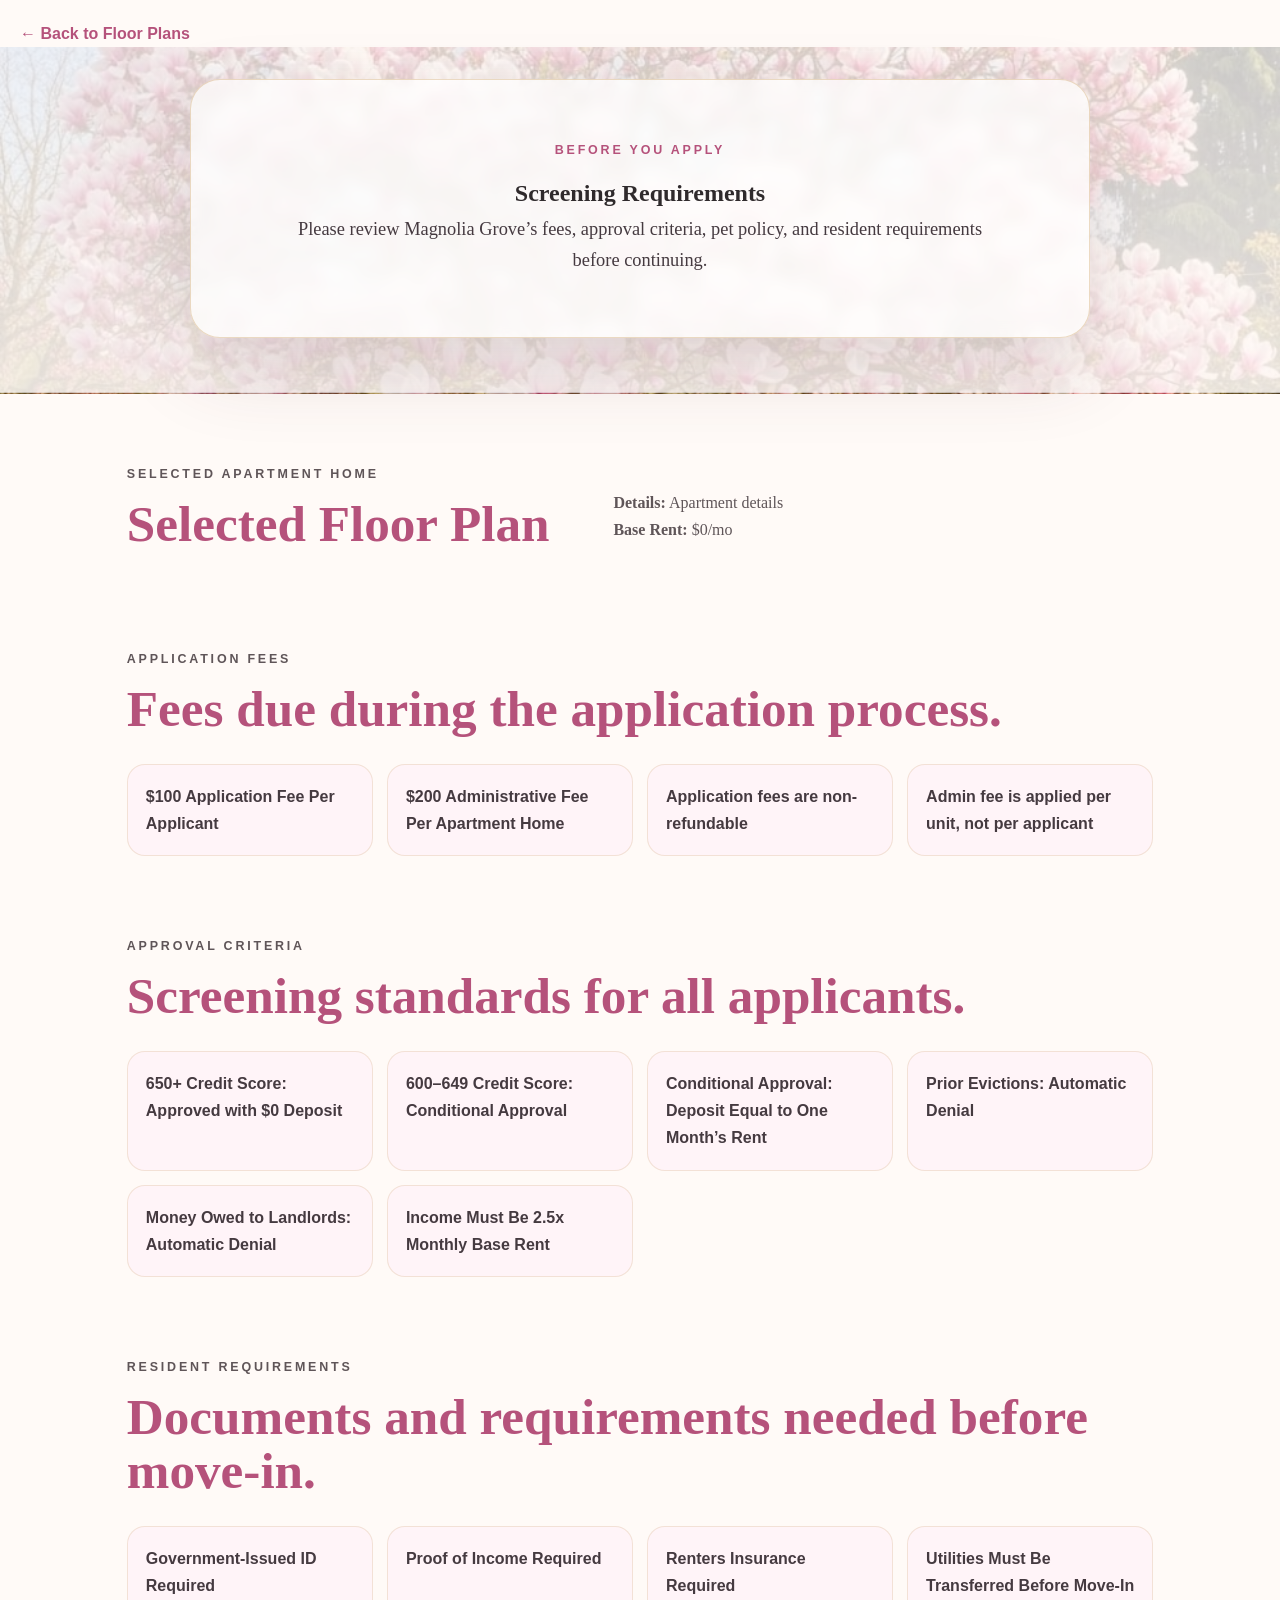
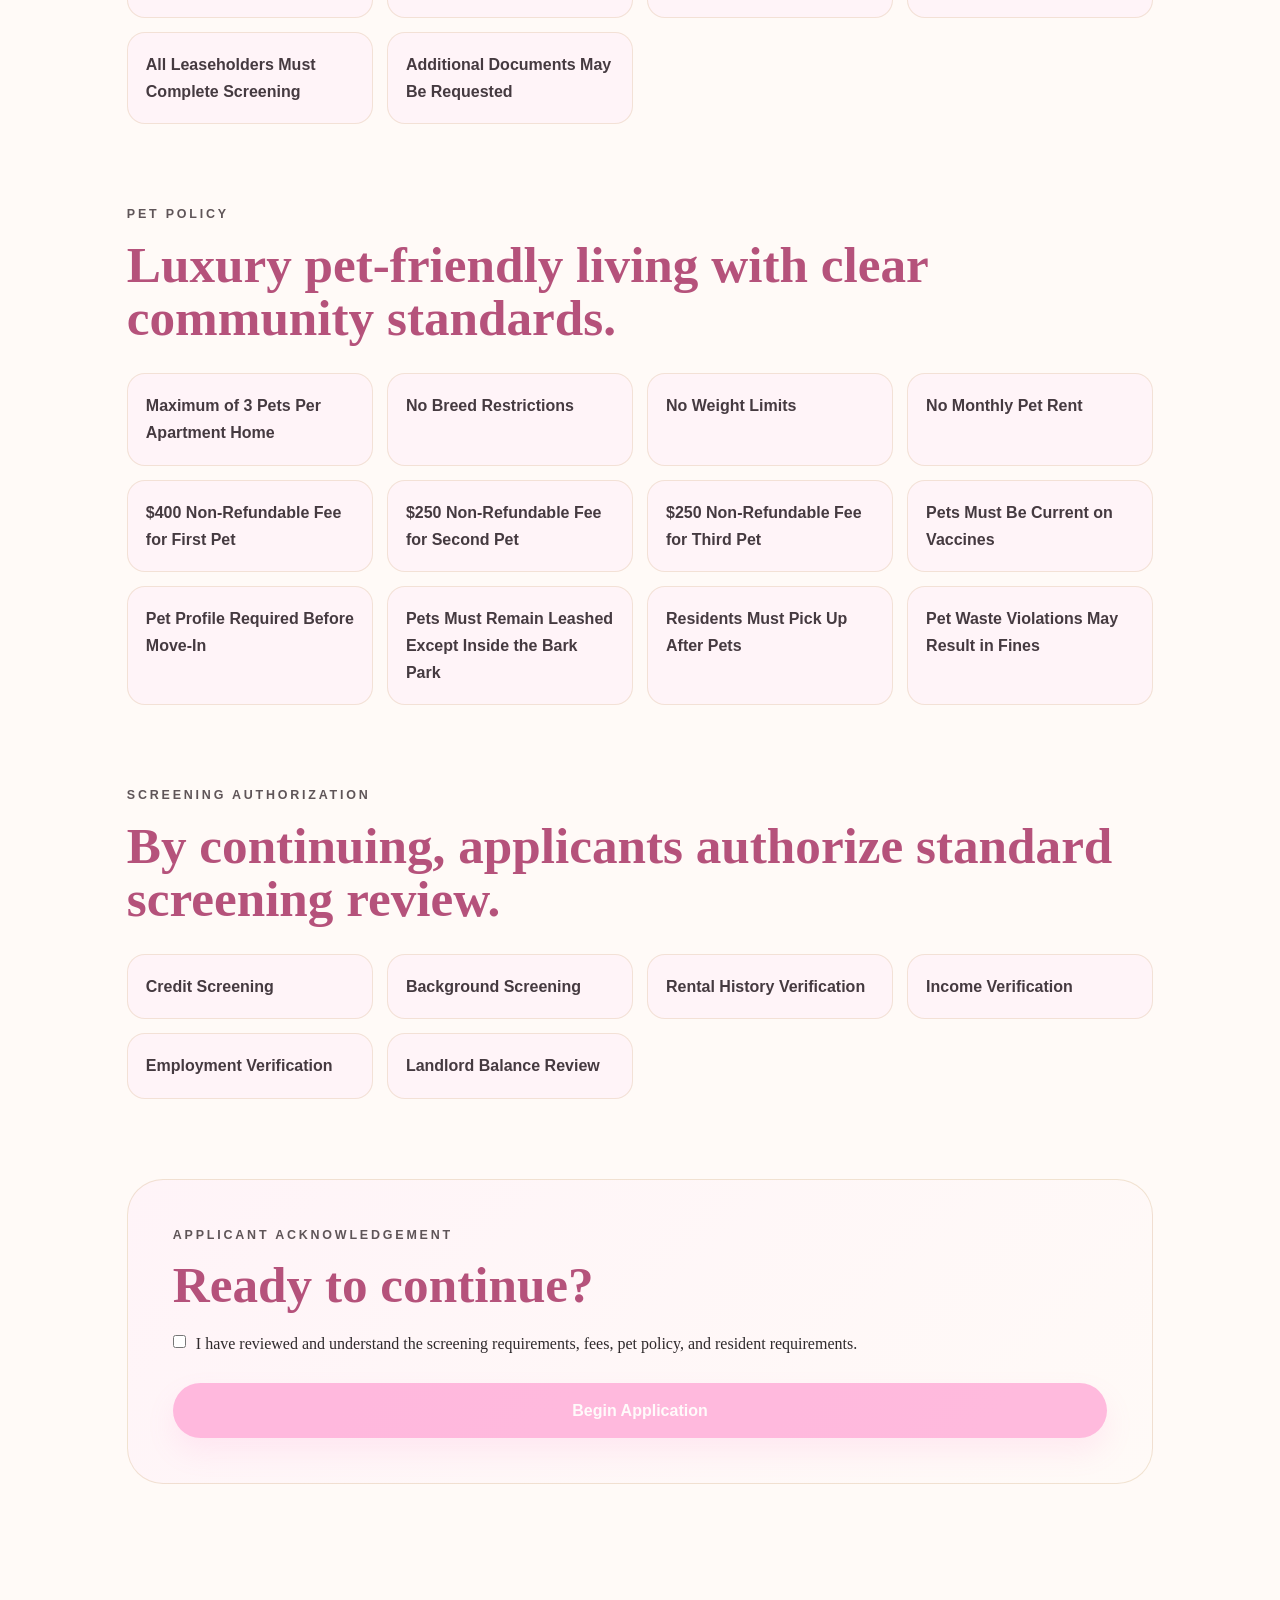
<file: screening.html>
<!DOCTYPE html>
<html lang="en">
<head>
  <meta charset="UTF-8" />
  <meta name="viewport" content="width=device-width, initial-scale=1.0" />
  <title>Screening Requirements | Magnolia Grove</title>
  <link rel="stylesheet" href="style.css" />
</head>
<body>

<a href="index.html" class="back-link">← Back to Floor Plans</a>

<header class="luxury-hero screening-hero">
  <section class="hero-inner">
    <p class="eyebrow">Before You Apply</p>
    <h1>Screening Requirements</h1>
    <p class="hero-text">
      Please review Magnolia Grove’s fees, approval criteria, pet policy, and resident requirements before continuing.
    </p>
  </section>
</header>

<main>

  <section class="intro-section">
    <div>
      <p class="eyebrow">Selected Apartment Home</p>
      <h2><span id="unit"></span></h2>
    </div>
    <p>
      <strong>Details:</strong> <span id="details"></span><br>
      <strong>Base Rent:</strong> $<span id="rent"></span>/mo
    </p>
  </section>

  <section class="features-section">
    <p class="eyebrow">Application Fees</p>
    <h2>Fees due during the application process.</h2>

    <div class="feature-grid">
      <div>$100 Application Fee Per Applicant</div>
      <div>$200 Administrative Fee Per Apartment Home</div>
      <div>Application fees are non-refundable</div>
      <div>Admin fee is applied per unit, not per applicant</div>
    </div>
  </section>

  <section class="features-section">
    <p class="eyebrow">Approval Criteria</p>
    <h2>Screening standards for all applicants.</h2>

    <div class="feature-grid">
      <div>650+ Credit Score: Approved with $0 Deposit</div>
      <div>600–649 Credit Score: Conditional Approval</div>
      <div>Conditional Approval: Deposit Equal to One Month’s Rent</div>
      <div>Prior Evictions: Automatic Denial</div>
      <div>Money Owed to Landlords: Automatic Denial</div>
      <div>Income Must Be 2.5x Monthly Base Rent</div>
    </div>
  </section>

  <section class="features-section">
    <p class="eyebrow">Resident Requirements</p>
    <h2>Documents and requirements needed before move-in.</h2>

    <div class="feature-grid">
      <div>Government-Issued ID Required</div>
      <div>Proof of Income Required</div>
      <div>Renters Insurance Required</div>
      <div>Utilities Must Be Transferred Before Move-In</div>
      <div>All Leaseholders Must Complete Screening</div>
      <div>Additional Documents May Be Requested</div>
    </div>
  </section>

  <section class="features-section">
    <p class="eyebrow">Pet Policy</p>
    <h2>Luxury pet-friendly living with clear community standards.</h2>

    <div class="feature-grid">
      <div>Maximum of 3 Pets Per Apartment Home</div>
      <div>No Breed Restrictions</div>
      <div>No Weight Limits</div>
      <div>No Monthly Pet Rent</div>
      <div>$400 Non-Refundable Fee for First Pet</div>
      <div>$250 Non-Refundable Fee for Second Pet</div>
      <div>$250 Non-Refundable Fee for Third Pet</div>
      <div>Pets Must Be Current on Vaccines</div>
      <div>Pet Profile Required Before Move-In</div>
      <div>Pets Must Remain Leashed Except Inside the Bark Park</div>
      <div>Residents Must Pick Up After Pets</div>
      <div>Pet Waste Violations May Result in Fines</div>
    </div>
  </section>

  <section class="features-section">
    <p class="eyebrow">Screening Authorization</p>
    <h2>By continuing, applicants authorize standard screening review.</h2>

    <div class="feature-grid">
      <div>Credit Screening</div>
      <div>Background Screening</div>
      <div>Rental History Verification</div>
      <div>Income Verification</div>
      <div>Employment Verification</div>
      <div>Landlord Balance Review</div>
    </div>
  </section>

  <section class="footer">
    <p class="eyebrow">Applicant Acknowledgement</p>
    <h2>Ready to continue?</h2>

    <label class="checkbox-label">
      <input type="checkbox" id="acknowledge">
      I have reviewed and understand the screening requirements, fees, pet policy, and resident requirements.
    </label>

    <a id="continueBtn" class="primary-btn full disabled-link">Begin Application</a>
  </section>

</main>

<script>
  const params = new URLSearchParams(window.location.search);

  const unit = params.get("unit");
  const rent = params.get("rent");
  const details = params.get("details");

  document.getElementById("unit").textContent = unit || "Selected Floor Plan";
  document.getElementById("rent").textContent = rent || "0";
  document.getElementById("details").textContent = details || "Apartment details";

  const continueBtn = document.getElementById("continueBtn");
  const acknowledge = document.getElementById("acknowledge");

  continueBtn.href = `application.html?unit=${unit}&rent=${rent}&details=${details}`;

  acknowledge.addEventListener("change", function () {
    if (acknowledge.checked) {
      continueBtn.classList.remove("disabled-link");
    } else {
      continueBtn.classList.add("disabled-link");
    }
  });
</script>

</body>
</html>
</file>
<file: style.css>
* {
  margin: 0;
  padding: 0;
  box-sizing: border-box;
}

html {
  scroll-behavior: smooth;
}

body {
  font-family: Georgia, "Times New Roman", serif;
  background: #fffaf7;
  color: #2f2a2c;
  line-height: 1.7;
}

.luxury-hero {
  padding: 32px 6% 80px;
  background:
    linear-gradient(rgba(255, 250, 247, 0.78), rgba(255, 250, 247, 0.88)),
    url("./assets/magnolia-tree.jpg");
  background-size: cover;
  background-position: center;
  background-repeat: no-repeat;
  border-bottom: 1px solid rgba(200, 154, 91, 0.25);
}

.navbar {
  max-width: 1180px;
  margin: 0 auto 55px;
  display: flex;
  justify-content: space-between;
  align-items: center;
}

.brand h2 {
  font-family: "Cormorant Garamond", serif;
  color: #b5527b;
  font-size: 2rem;
  line-height: 1;
  font-weight: 600;
}

.brand span {
  display: block;
  color: #c89a5b;
  font-family: Arial, sans-serif;
  letter-spacing: 9px;
  font-size: 0.75rem;
  margin-top: 6px;
}

.nav-links {
  display: flex;
  align-items: center;
  gap: 24px;
}

.navbar a {
  text-decoration: none;
  color: #453a40;
  font-weight: 700;
  font-family: Arial, sans-serif;
  font-size: 0.85rem;
  text-transform: uppercase;
  letter-spacing: 0.5px;
}

.navbar a:hover {
  color: #ff7cc4;
}

.nav-button {
  background: #b5527b;
  color: white !important;
  padding: 12px 20px;
  border-radius: 999px;
}

.hero-inner {
  max-width: 900px;
  margin: 0 auto;
  text-align: center;
  padding: 60px;
  border: 1px solid rgba(200, 154, 91, 0.35);
  border-radius: 30px;
  background: rgba(255, 255, 255, 0.72);
  box-shadow: 0 30px 80px rgba(80, 45, 55, 0.16);
  backdrop-filter: blur(7px);
}

.eyebrow {
  color: #b5527b;
  text-transform: uppercase;
  letter-spacing: 2.8px;
  font-size: 0.78rem;
  font-weight: 700;
  font-family: Arial, sans-serif;
  margin-bottom: 12px;
}

.community-name {
  font-family: "Cormorant Garamond", serif;
  color: #b5527b;
  font-size: clamp(4rem, 9vw, 7rem);
  line-height: 0.9;
  font-weight: 600;
  margin-bottom: 24px;
}

.community-name span {
  display: block;
  color: #c89a5b;
  font-family: "Cormorant Garamond", serif;
  font-size: 0.25em;
  letter-spacing: 15px;
  font-weight: 500;
  margin-top: 16px;
}

.hero-text {
  max-width: 700px;
  margin: 0 auto;
  color: #453a40;
  font-size: 1.15rem;
}

.hero-actions {
  display: flex;
  justify-content: center;
  gap: 18px;
  margin-top: 34px;
  flex-wrap: wrap;
}

.primary-btn,
.secondary-btn,
button {
  display: inline-block;
  border: none;
  border-radius: 999px;
  padding: 14px 30px;
  text-decoration: none;
  font-family: Arial, sans-serif;
  font-weight: 700;
  cursor: pointer;
}

.primary-btn {
  background: #ff7cc4;
  color: white;
  box-shadow: 0 14px 28px rgba(255, 124, 196, 0.25);
}

.secondary-btn {
  background: rgba(255, 255, 255, 0.75);
  color: #453a40;
  border: 1px solid rgba(200, 154, 91, 0.65);
}

.primary-btn:hover {
  background: #e85daf;
}

.secondary-btn:hover {
  background: #fff4f8;
}

.full {
  width: 100%;
  text-align: center;
  margin-top: 10px;
}

main {
  max-width: 1180px;
  margin: 0 auto;
  padding: 70px 6%;
}

.intro-section,
.lifestyle-section,
.features-section,
.featured-section,
.availability-section,
.floorplan-section,
.tour-section,
.footer {
  margin-bottom: 80px;
}

.intro-section {
  display: grid;
  grid-template-columns: 0.9fr 1.1fr;
  gap: 45px;
  align-items: center;
}

.intro-section h2,
.lifestyle-section h2,
.features-section h2,
.featured-section h2,
.availability-section h2,
.tour-section h2,
.footer h2 {
  color: #b5527b;
  font-family: "Cormorant Garamond", serif;
  font-size: clamp(2.4rem, 4vw, 4rem);
  line-height: 1.05;
  margin-bottom: 18px;
}

.intro-section p,
.lifestyle-section p,
.features-section p,
.availability-section p,
.tour-section p,
.footer p {
  color: #5f5558;
}

.lifestyle-grid {
  display: grid;
  grid-template-columns: repeat(auto-fit, minmax(230px, 1fr));
  gap: 22px;
  margin-top: 32px;
}

.lifestyle-card {
  background: white;
  border: 1px solid rgba(200, 154, 91, 0.22);
  border-radius: 28px;
  padding: 30px;
  box-shadow: 0 22px 50px rgba(159, 91, 111, 0.08);
}

.lifestyle-card span {
  font-size: 2rem;
}

.lifestyle-card h3 {
  color: #b5527b;
  font-family: "Cormorant Garamond", serif;
  font-size: 1.8rem;
  margin: 12px 0;
}

.feature-grid {
  display: grid;
  grid-template-columns: repeat(auto-fit, minmax(210px, 1fr));
  gap: 14px;
  margin-top: 28px;
}

.feature-grid div {
  background: #fff4f8;
  border: 1px solid rgba(200, 154, 91, 0.22);
  border-radius: 18px;
  padding: 18px;
  color: #453a40;
  font-family: Arial, sans-serif;
  font-weight: 700;
}

.filter-bar {
  display: grid;
  grid-template-columns: repeat(auto-fit, minmax(230px, 1fr));
  gap: 16px;
  margin-top: 28px;
}

.filter-bar select,
.filter-bar input,
input,
select,
textarea {
  width: 100%;
  padding: 14px;
  border-radius: 14px;
  border: 1px solid rgba(200, 154, 91, 0.35);
  background: white;
  color: #453a40;
  font-size: 15px;
  font-family: Arial, sans-serif;
}

.floorplan-section h2 {
  color: #b5527b;
  font-family: "Cormorant Garamond", serif;
  font-size: 2.8rem;
  margin-bottom: 24px;
}

.unit-grid {
  display: grid;
  grid-template-columns: repeat(auto-fit, minmax(270px, 1fr));
  gap: 24px;
}

.unit-card {
  background: white;
  border: 1px solid rgba(200, 154, 91, 0.22);
  border-radius: 30px;
  padding: 22px;
  box-shadow: 0 22px 55px rgba(159, 91, 111, 0.09);
}

.unit-card.featured {
  border: 2px solid rgba(255, 124, 196, 0.45);
}

.unit-image {
  height: 170px;
  border-radius: 24px;
  margin-bottom: 20px;
}

.lily { background: linear-gradient(135deg, #fff1f7, #fbcfe8); }
.tulip { background: linear-gradient(135deg, #ffe4e6, #fecdd3); }
.rose { background: linear-gradient(135deg, #fce7f3, #f9a8d4); }
.lavender { background: linear-gradient(135deg, #f5e8ff, #e9d5ff); }
.sunflower { background: linear-gradient(135deg, #fff7ed, #fed7aa); }
.orchid { background: linear-gradient(135deg, #fae8ff, #f0abfc); }
.daisy { background: linear-gradient(135deg, #fffbea, #fde68a); }
.magnolia { background: linear-gradient(135deg, #fdf2f8, #fbcfe8); }

.unit-top {
  display: flex;
  justify-content: space-between;
  gap: 12px;
  align-items: center;
}

.unit-top h3 {
  color: #b5527b;
  font-family: "Cormorant Garamond", serif;
  font-size: 1.9rem;
}

.unit-top span {
  background: #fff4f8;
  color: #b5527b;
  border: 1px solid rgba(255, 124, 196, 0.25);
  padding: 6px 12px;
  border-radius: 999px;
  font-family: Arial, sans-serif;
  font-size: 0.78rem;
  font-weight: 700;
}

.unit-type {
  color: #756b6e;
  margin: 10px 0 4px;
}

.rent {
  color: #2f2a2c;
  font-size: 1.45rem;
  font-weight: 800;
  font-family: Arial, sans-serif;
  margin-bottom: 12px;
}

.unit-card ul {
  color: #5f5558;
  margin-left: 20px;
  margin-bottom: 20px;
}

.tour-section,
.footer {
  background: linear-gradient(135deg, #fff4f8, #fffaf7);
  border: 1px solid rgba(200, 154, 91, 0.25);
  border-radius: 36px;
  padding: 45px;
}

.tour-form {
  margin-top: 25px;
}

.footer-grid {
  display: grid;
  grid-template-columns: repeat(auto-fit, minmax(220px, 1fr));
  gap: 28px;
  margin-top: 30px;
}

.footer h3 {
  color: #b5527b;
  margin-bottom: 10px;
}

.form-grid {
  display: grid;
  grid-template-columns: repeat(auto-fit, minmax(250px, 1fr));
  gap: 20px;
  margin-top: 25px;
}

.form-grid label {
  display: block;
  margin-bottom: 8px;
  color: #5f5558;
  font-weight: 600;
  font-family: Arial, sans-serif;
}

.checkbox-label {
  display: flex;
  gap: 10px;
  align-items: flex-start;
  margin: 16px 0;
}

.checkbox-label input {
  width: auto;
  margin-top: 5px;
}

.back-link {
  display: inline-block;
  margin: 20px 0 0 20px;
  color: #b5527b;
  text-decoration: none;
  font-weight: 700;
  font-family: Arial, sans-serif;
}

.back-link:hover {
  text-decoration: underline;
}

.back-top {
  position: fixed;
  bottom: 25px;
  right: 25px;
  background: #ff7cc4;
  color: white;
  text-decoration: none;
  width: 50px;
  height: 50px;
  border-radius: 50%;
  display: flex;
  align-items: center;
  justify-content: center;
  font-size: 1.2rem;
  font-weight: bold;
  box-shadow: 0 12px 25px rgba(255, 124, 196, 0.25);
  transition: 0.3s;
}

.back-top:hover {
  background: #e85daf;
  transform: translateY(-3px);
}

.screening-hero {
  padding-bottom: 55px;
}

.disabled-link {
  opacity: 0.5;
  pointer-events: none;
}

.application-form .features-section {
  background: white;
  padding: 35px;
  border-radius: 28px;
  border: 1px solid rgba(200, 154, 91, 0.18);
  margin-bottom: 35px;
  box-shadow: 0 15px 40px rgba(159, 91, 111, 0.06);
}

.entry-group {
  margin-bottom: 20px;
}

.added-entry {
  margin-top: 20px;
  padding-top: 20px;
  border-top: 1px solid rgba(200, 154, 91, 0.25);
}

.secondary-action {
  width: auto;
  margin-top: 20px;
  background: white;
  color: #b5527b !important;
  border: 1px solid rgba(200, 154, 91, 0.35);
}

.secondary-action:hover {
  background: #fff4f8;
}

.remove-action {
  width: auto;
  margin-top: 25px;
  background: #fff4f8;
  color: #b5527b !important;
  border: 1px solid rgba(255, 124, 196, 0.25);
}

.remove-action:hover {
  background: #fce7f3;
}

.pet-policy-grid {
  margin-top: 30px;
}

.hidden {
  display: none;
}

@media (max-width: 900px) {
  .navbar {
    flex-direction: column;
    gap: 22px;
  }

  .nav-links {
    flex-wrap: wrap;
    justify-content: center;
  }

  .intro-section {
    grid-template-columns: 1fr;
  }

  .hero-inner {
    padding: 45px 25px;
  }

  .community-name {
    font-size: clamp(3.2rem, 14vw, 5rem);
  }

  .community-name span {
    letter-spacing: 8px;
  }
}
.floorplan-visual {
  height: 190px;
  border-radius: 24px;
  margin-bottom: 20px;
  padding: 14px;
  background: #fffaf7;
  border: 2px solid rgba(200, 154, 91, 0.28);
  display: grid;
  gap: 8px;
}

.floorplan-visual div {
  border: 1px solid rgba(181, 82, 123, 0.28);
  background: rgba(255, 124, 196, 0.08);
  color: #b5527b;
  border-radius: 10px;
  font-family: Arial, sans-serif;
  font-size: 0.72rem;
  font-weight: 700;
  display: flex;
  align-items: center;
  justify-content: center;
  text-align: center;
  padding: 6px;
}

.studio-layout {
  grid-template-columns: 1.4fr 1fr;
  grid-template-rows: 1fr 1fr;
}

.studio-layout .main-room {
  grid-row: span 2;
}

.one-bedroom-layout {
  grid-template-columns: 1.2fr 1fr;
  grid-template-rows: 1fr 1fr;
}

.one-bedroom-layout .living {
  grid-row: span 2;
}

.two-bedroom-layout {
  grid-template-columns: 1fr 1.2fr 1fr;
  grid-template-rows: 1fr 1fr;
}

.two-bedroom-layout .living {
  grid-column: 2;
  grid-row: span 2;
}

.three-bedroom-layout {
  grid-template-columns: 1fr 1.2fr 1fr;
  grid-template-rows: 1fr 1fr 1fr;
}

.three-bedroom-layout .living {
  grid-column: 2;
  grid-row: span 3;
}
</file>
